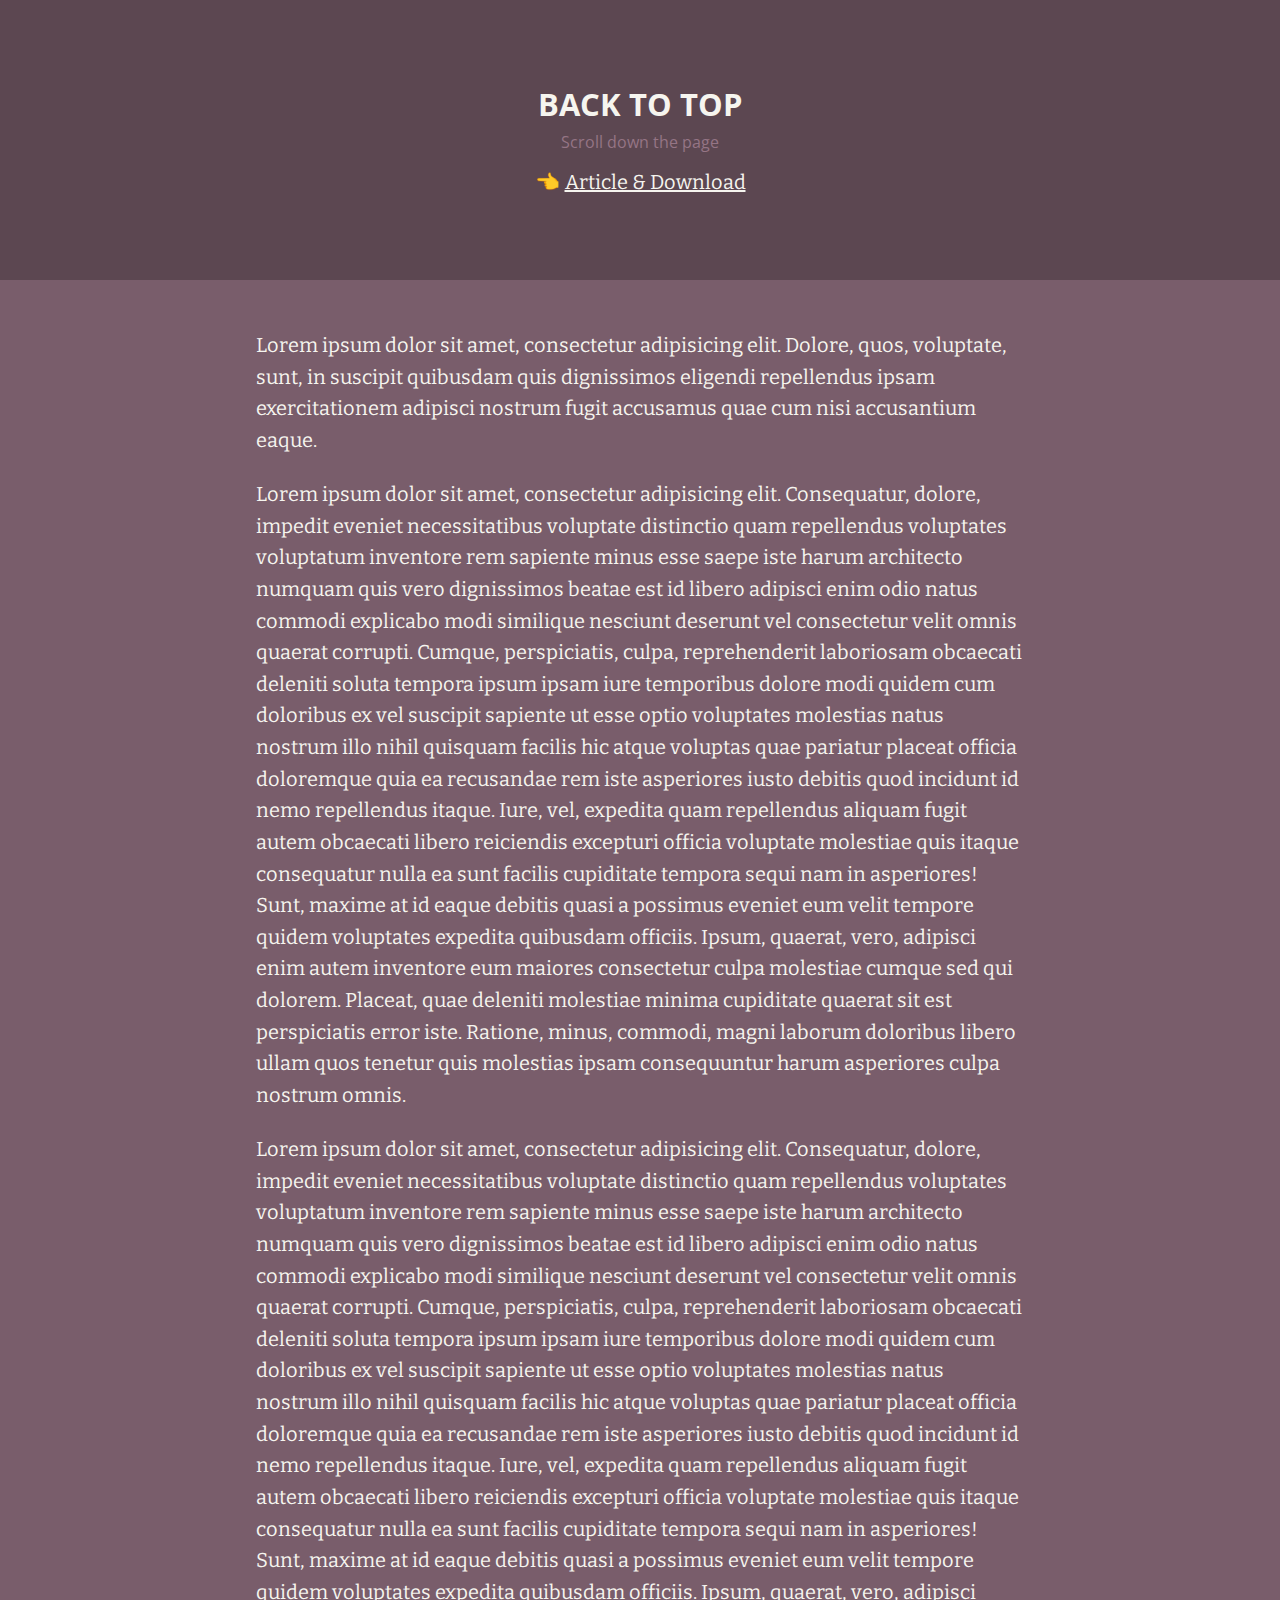
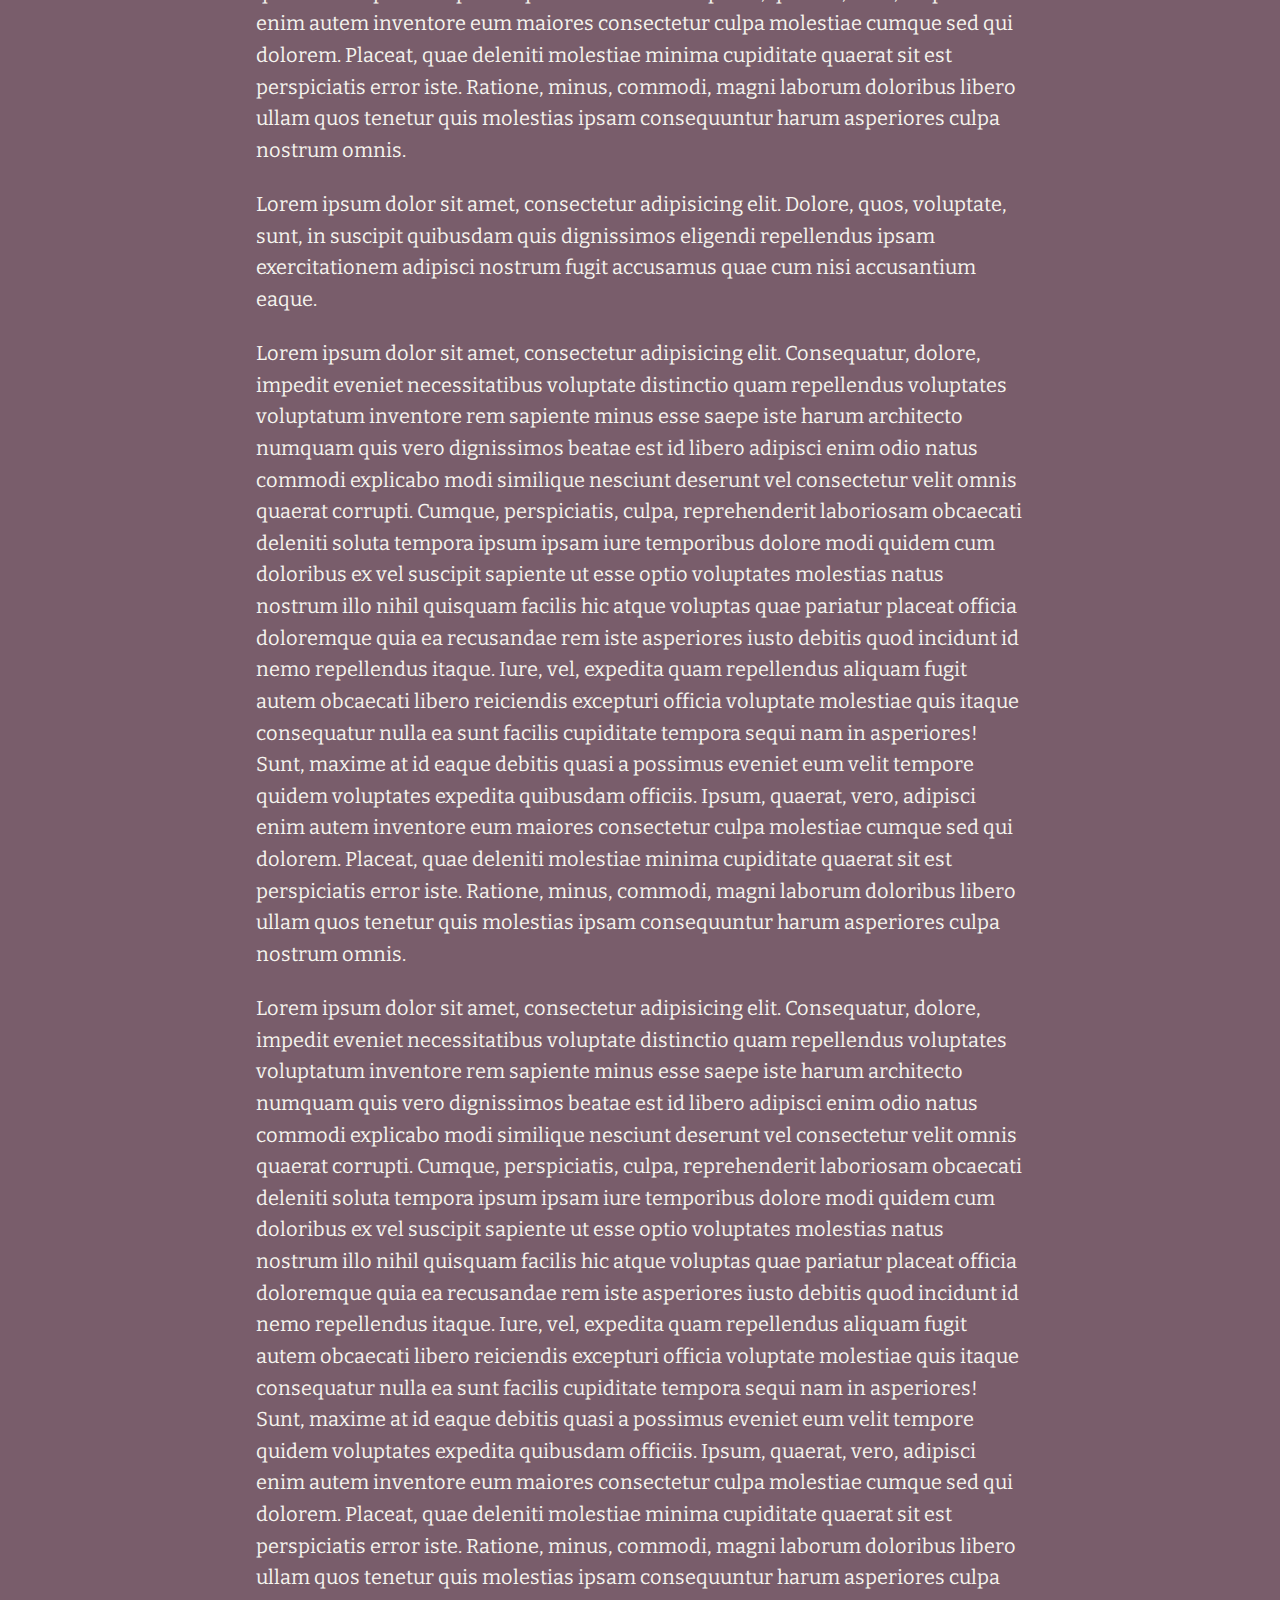
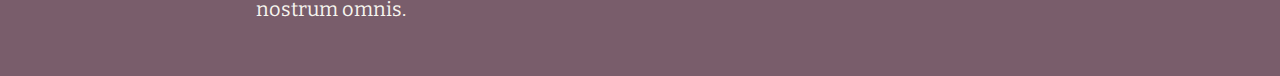
<file: js/back-to-top-master/index.html>
<!doctype html>
<html lang="en">
<head>
  <meta charset="UTF-8">
  <meta name="viewport" content="width=device-width, initial-scale=1">
  <script>document.getElementsByTagName("html")[0].className += " js";</script>
  <link rel="stylesheet" href="assets/css/style.css">
  <title>Back To Top | CodyHouse</title>
</head>
<body>
	<header class="cd-main-header text-center flex flex-column flex-center">
    <h1 class="text-lg">Back to top</h1>
    <p class="text-sm margin-top-xxs margin-bottom-sm">Scroll down the page</p>
    <p class="cd-article-link">👈 <a class="color-inherit" href="https://codyhouse.co/gem/back-to-top">Article &amp; Download</a></p>
  </header>

	<main class="cd-main-content container max-width-sm margin-top-lg margin-bottom-lg">
    <article class="article text-component">
      <p>
        Lorem ipsum dolor sit amet, consectetur adipisicing elit. Dolore, quos, voluptate, sunt, in suscipit quibusdam quis dignissimos eligendi repellendus ipsam exercitationem adipisci nostrum fugit accusamus quae cum nisi accusantium eaque.
      </p>
  
      <p>
        Lorem ipsum dolor sit amet, consectetur adipisicing elit. Consequatur, dolore, impedit eveniet necessitatibus voluptate distinctio quam repellendus voluptates voluptatum inventore rem sapiente minus esse saepe iste harum architecto numquam quis vero dignissimos beatae est id libero adipisci enim odio natus commodi explicabo modi similique nesciunt deserunt vel consectetur velit omnis quaerat corrupti. Cumque, perspiciatis, culpa, reprehenderit laboriosam obcaecati deleniti soluta tempora ipsum ipsam iure temporibus dolore modi quidem cum doloribus ex vel suscipit sapiente ut esse optio voluptates molestias natus nostrum illo nihil quisquam facilis hic atque voluptas quae pariatur placeat officia doloremque quia ea recusandae rem iste asperiores iusto debitis quod incidunt id nemo repellendus itaque. Iure, vel, expedita quam repellendus aliquam fugit autem obcaecati libero reiciendis excepturi officia voluptate molestiae quis itaque consequatur nulla ea sunt facilis cupiditate tempora sequi nam in asperiores! Sunt, maxime at id eaque debitis quasi a possimus eveniet eum velit tempore quidem voluptates expedita quibusdam officiis. Ipsum, quaerat, vero, adipisci enim autem inventore eum maiores consectetur culpa molestiae cumque sed qui dolorem. Placeat, quae deleniti molestiae minima cupiditate quaerat sit est perspiciatis error iste. Ratione, minus, commodi, magni laborum doloribus libero ullam quos tenetur quis molestias ipsam consequuntur harum asperiores culpa nostrum omnis.
      </p>
  
      <p>
        Lorem ipsum dolor sit amet, consectetur adipisicing elit. Consequatur, dolore, impedit eveniet necessitatibus voluptate distinctio quam repellendus voluptates voluptatum inventore rem sapiente minus esse saepe iste harum architecto numquam quis vero dignissimos beatae est id libero adipisci enim odio natus commodi explicabo modi similique nesciunt deserunt vel consectetur velit omnis quaerat corrupti. Cumque, perspiciatis, culpa, reprehenderit laboriosam obcaecati deleniti soluta tempora ipsum ipsam iure temporibus dolore modi quidem cum doloribus ex vel suscipit sapiente ut esse optio voluptates molestias natus nostrum illo nihil quisquam facilis hic atque voluptas quae pariatur placeat officia doloremque quia ea recusandae rem iste asperiores iusto debitis quod incidunt id nemo repellendus itaque. Iure, vel, expedita quam repellendus aliquam fugit autem obcaecati libero reiciendis excepturi officia voluptate molestiae quis itaque consequatur nulla ea sunt facilis cupiditate tempora sequi nam in asperiores! Sunt, maxime at id eaque debitis quasi a possimus eveniet eum velit tempore quidem voluptates expedita quibusdam officiis. Ipsum, quaerat, vero, adipisci enim autem inventore eum maiores consectetur culpa molestiae cumque sed qui dolorem. Placeat, quae deleniti molestiae minima cupiditate quaerat sit est perspiciatis error iste. Ratione, minus, commodi, magni laborum doloribus libero ullam quos tenetur quis molestias ipsam consequuntur harum asperiores culpa nostrum omnis.
      </p>
  
      <p>
        Lorem ipsum dolor sit amet, consectetur adipisicing elit. Dolore, quos, voluptate, sunt, in suscipit quibusdam quis dignissimos eligendi repellendus ipsam exercitationem adipisci nostrum fugit accusamus quae cum nisi accusantium eaque.
      </p>
  
      <p>
        Lorem ipsum dolor sit amet, consectetur adipisicing elit. Consequatur, dolore, impedit eveniet necessitatibus voluptate distinctio quam repellendus voluptates voluptatum inventore rem sapiente minus esse saepe iste harum architecto numquam quis vero dignissimos beatae est id libero adipisci enim odio natus commodi explicabo modi similique nesciunt deserunt vel consectetur velit omnis quaerat corrupti. Cumque, perspiciatis, culpa, reprehenderit laboriosam obcaecati deleniti soluta tempora ipsum ipsam iure temporibus dolore modi quidem cum doloribus ex vel suscipit sapiente ut esse optio voluptates molestias natus nostrum illo nihil quisquam facilis hic atque voluptas quae pariatur placeat officia doloremque quia ea recusandae rem iste asperiores iusto debitis quod incidunt id nemo repellendus itaque. Iure, vel, expedita quam repellendus aliquam fugit autem obcaecati libero reiciendis excepturi officia voluptate molestiae quis itaque consequatur nulla ea sunt facilis cupiditate tempora sequi nam in asperiores! Sunt, maxime at id eaque debitis quasi a possimus eveniet eum velit tempore quidem voluptates expedita quibusdam officiis. Ipsum, quaerat, vero, adipisci enim autem inventore eum maiores consectetur culpa molestiae cumque sed qui dolorem. Placeat, quae deleniti molestiae minima cupiditate quaerat sit est perspiciatis error iste. Ratione, minus, commodi, magni laborum doloribus libero ullam quos tenetur quis molestias ipsam consequuntur harum asperiores culpa nostrum omnis.
      </p>
  
      <p>
        Lorem ipsum dolor sit amet, consectetur adipisicing elit. Consequatur, dolore, impedit eveniet necessitatibus voluptate distinctio quam repellendus voluptates voluptatum inventore rem sapiente minus esse saepe iste harum architecto numquam quis vero dignissimos beatae est id libero adipisci enim odio natus commodi explicabo modi similique nesciunt deserunt vel consectetur velit omnis quaerat corrupti. Cumque, perspiciatis, culpa, reprehenderit laboriosam obcaecati deleniti soluta tempora ipsum ipsam iure temporibus dolore modi quidem cum doloribus ex vel suscipit sapiente ut esse optio voluptates molestias natus nostrum illo nihil quisquam facilis hic atque voluptas quae pariatur placeat officia doloremque quia ea recusandae rem iste asperiores iusto debitis quod incidunt id nemo repellendus itaque. Iure, vel, expedita quam repellendus aliquam fugit autem obcaecati libero reiciendis excepturi officia voluptate molestiae quis itaque consequatur nulla ea sunt facilis cupiditate tempora sequi nam in asperiores! Sunt, maxime at id eaque debitis quasi a possimus eveniet eum velit tempore quidem voluptates expedita quibusdam officiis. Ipsum, quaerat, vero, adipisci enim autem inventore eum maiores consectetur culpa molestiae cumque sed qui dolorem. Placeat, quae deleniti molestiae minima cupiditate quaerat sit est perspiciatis error iste. Ratione, minus, commodi, magni laborum doloribus libero ullam quos tenetur quis molestias ipsam consequuntur harum asperiores culpa nostrum omnis.
      </p>
    </article>
	</main>
	
	<a href="#" class="cd-top text-replace js-cd-top">Top</a>
	<script src="assets/js/util.js"></script> <!-- util functions included in the CodyHouse framework -->
  <script src="assets/js/main.js"></script>
</body>
</html>
</file>
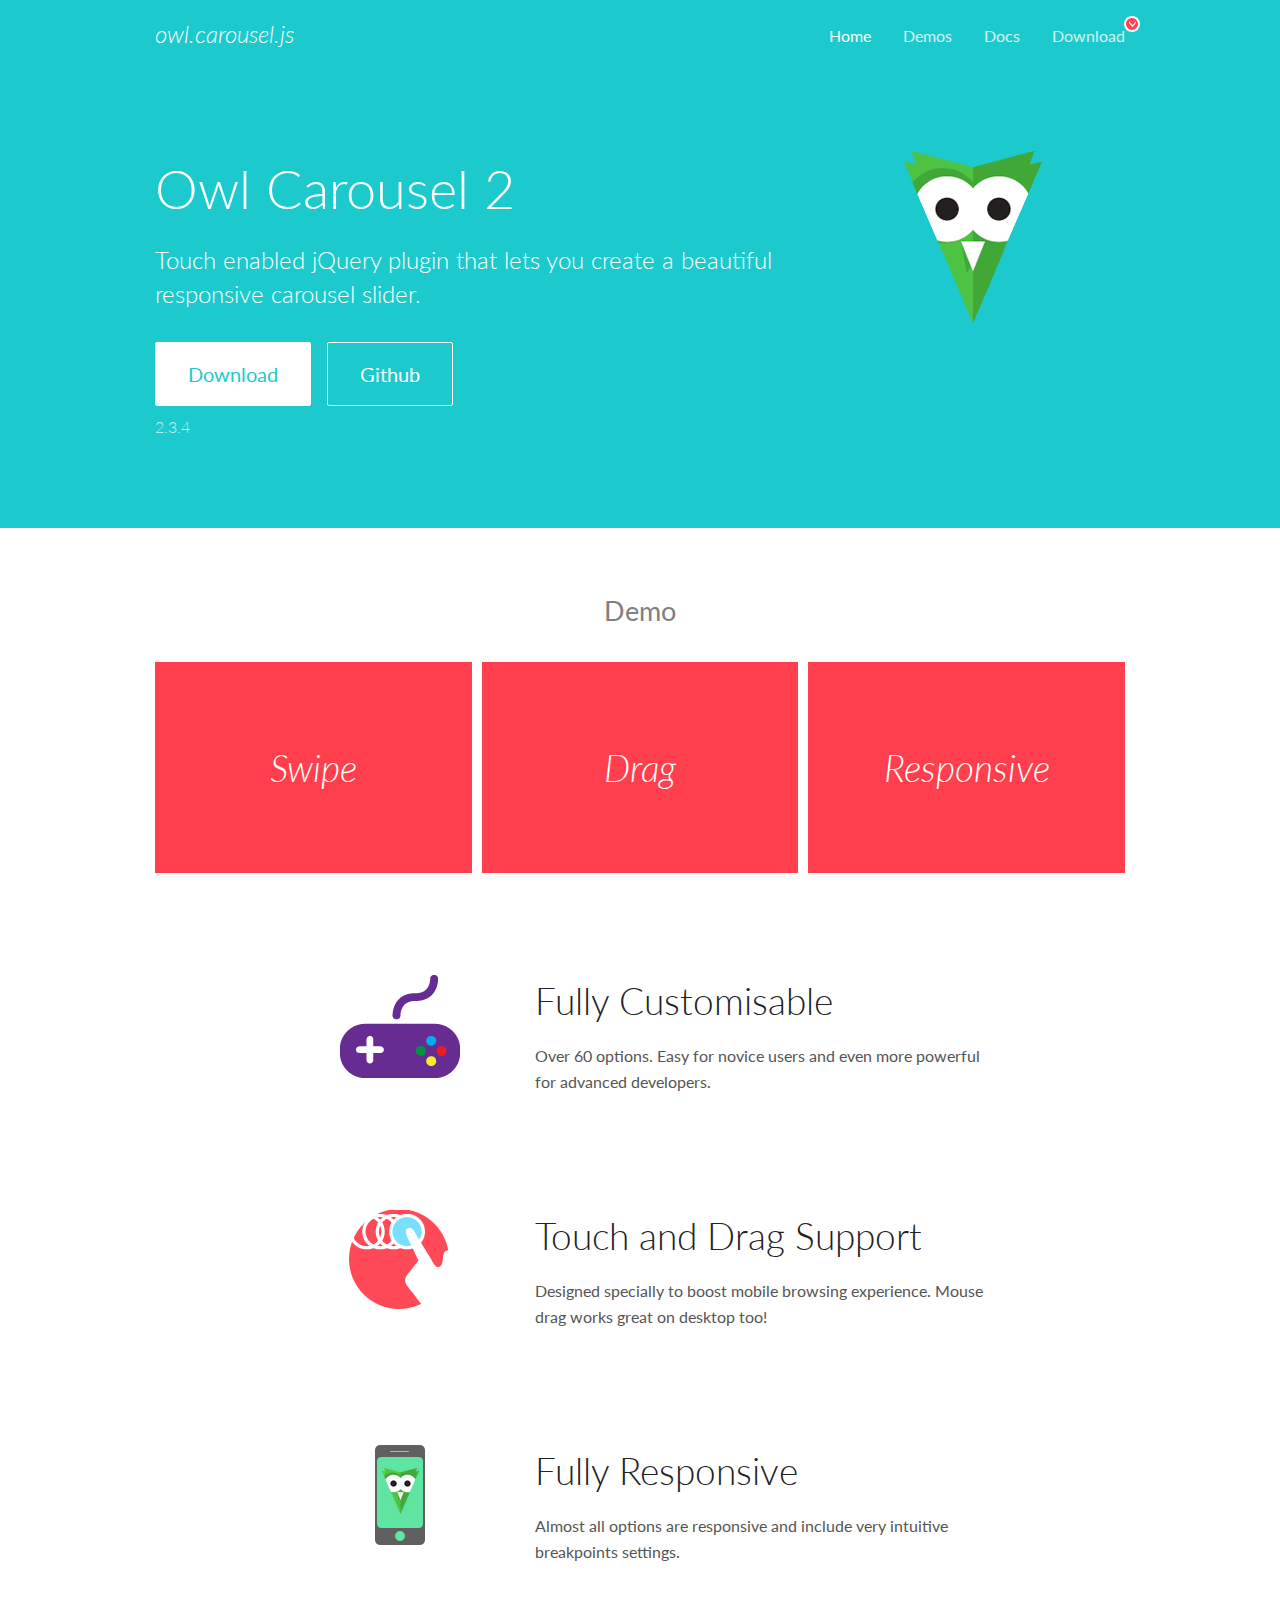
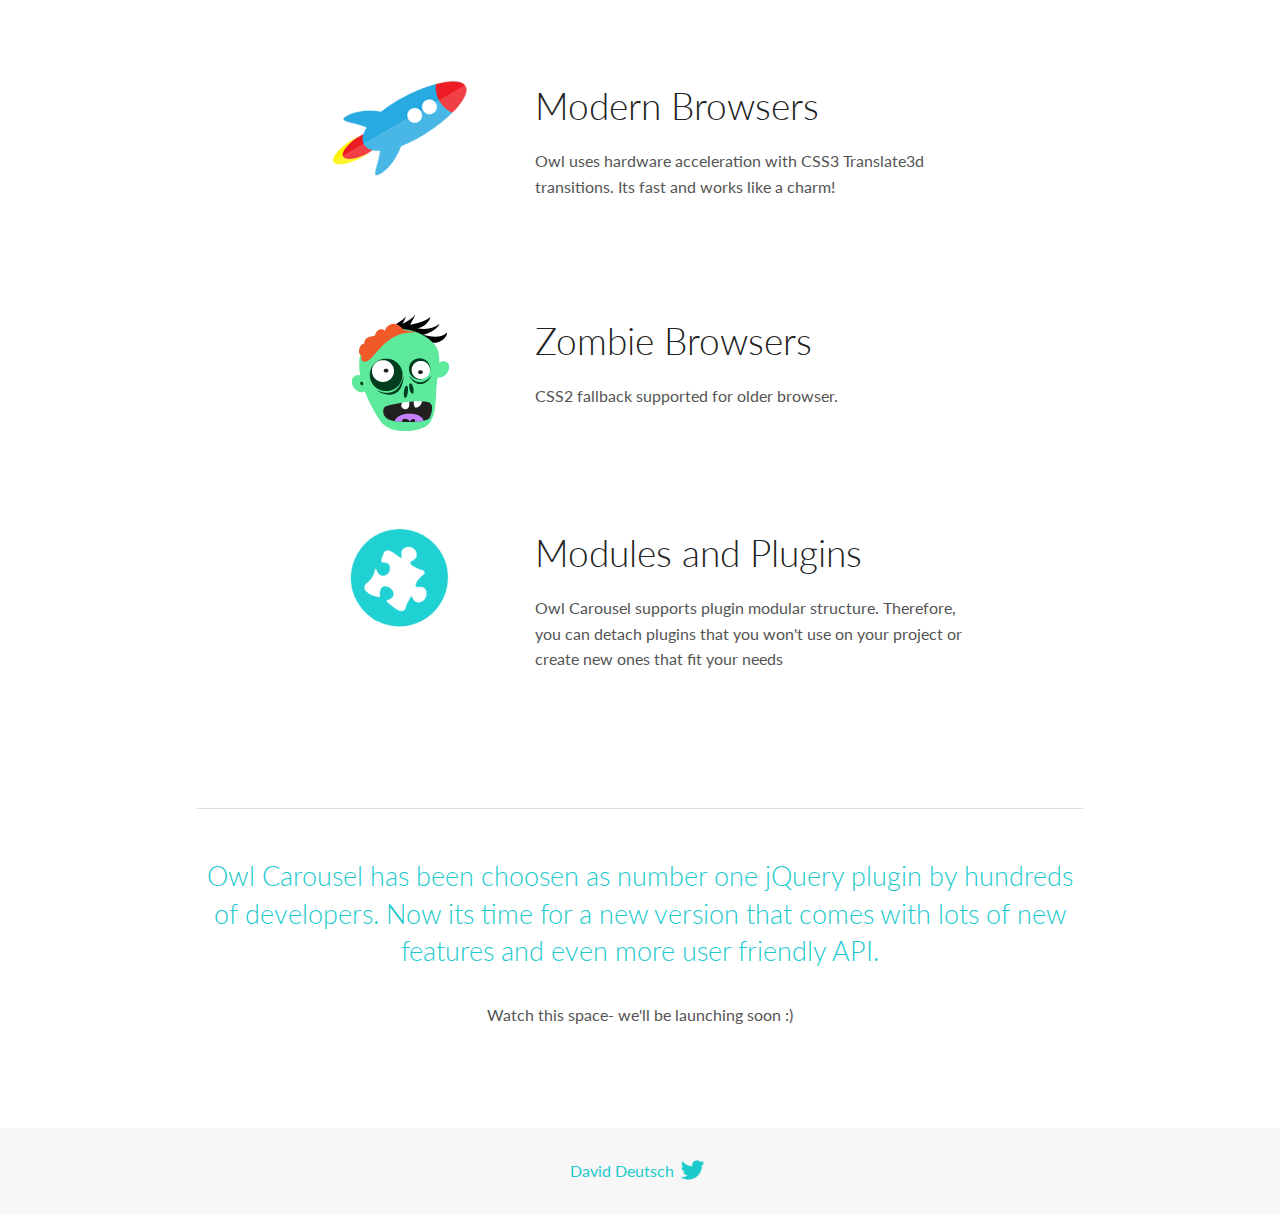
<file: js/OwlCarousel2-2.3.4/docs/index.html>
<!DOCTYPE html>
<html lang="en">
  <head>

    <!-- head -->
    <meta charset="utf-8">
    <meta name="msapplication-tap-highlight" content="no" />
    <meta name="viewport" content="width=device-width, initial-scale=1.0" />
    <meta name="description" content="Touch enabled jQuery plugin that lets you create beautiful responsive carousel slider.">
    <meta name="author" content="David Deutsch">
    <title>
      Home | Owl Carousel | 2.3.4
    </title>

    <!-- Stylesheets -->
    <link href='https://fonts.googleapis.com/css?family=Lato:300,400,700,400italic,300italic' rel='stylesheet' type='text/css'>
    <link rel="stylesheet" href="assets/css/docs.theme.min.css">

    <!-- Owl Stylesheets -->
    <link rel="stylesheet" href="assets/owlcarousel/assets/owl.carousel.min.css">
    <link rel="stylesheet" href="assets/owlcarousel/assets/owl.theme.default.min.css">

    <!-- HTML5 shim and Respond.js IE8 support of HTML5 elements and media queries -->

    <!--[if lt IE 9]>
      <script src="https://oss.maxcdn.com/libs/html5shiv/3.7.0/html5shiv.js"></script>
      <script src="https://oss.maxcdn.com/libs/respond.js/1.3.0/respond.min.js"></script>
    <![endif]-->

    <!-- Favicons -->
    <link rel="apple-touch-icon-precomposed" sizes="144x144" href="assets/ico/apple-touch-icon-144-precomposed.png">
    <link rel="shortcut icon" href="assets/ico/favicon.png">
    <link rel="shortcut icon" href="favicon.ico">

    <!-- Yeah i know js should not be in header. Its required for demos.-->

    <!-- javascript -->
    <script src="assets/vendors/jquery.min.js"></script>
    <script src="assets/owlcarousel/owl.carousel.js"></script>
  </head>
  <body>

    <!-- header -->
    <header class="header">
      <div class="row">
        <div class="large-12 columns">
          <div class="brand left">
            <h3>
              <a href="/OwlCarousel2/">owl.carousel.js</a> 
            </h3>
          </div>
          <a id="toggle-nav" class="right">
            <span></span> <span></span> <span></span> 
          </a> 
          <div class="nav-bar">
            <ul class="clearfix">
              <li class="active">
                <a href="/OwlCarousel2/index.html">Home</a> 
              </li>
              <li> <a href="/OwlCarousel2/demos/demos.html">Demos</a>  </li>
              <li> <a href="/OwlCarousel2/docs/started-welcome.html">Docs</a>  </li>
              <li>
                <a href="https://github.com/OwlCarousel2/OwlCarousel2/archive/2.3.4.zip">Download</a> 
                <span class="download"></span> 
              </li>
            </ul>
          </div>
        </div>
      </div>
    </header>

    <!-- home panel -->
    <section id="hero">
      <div class="row">
        <div class="large-8 medium-8 columns">
          <h1>Owl Carousel 2</h1>
          <h4>Touch enabled jQuery plugin that lets you create a beautiful responsive carousel slider.</h4>
          <a href="https://github.com/OwlCarousel2/OwlCarousel2/archive/2.3.4.zip" class="hero-button">Download</a> 
          <a href="https://github.com/OwlCarousel2/OwlCarousel2" class="hero-button outline">Github</a> 
          <p>2.3.4</p>
        </div>
        <div class="large-4 medium-4 columns">
          <img class="owl-logo" src="assets/img/owl-logo.png" alt="mr. Owl">
        </div>
      </div>
    </section>

    <!-- body -->
    <div class="home-demo">
      <div class="row">
        <div class="large-12 columns">
          <h3>Demo</h3>
          <div class="owl-carousel">
            <div class="item">
              <h2>Swipe</h2>
            </div>
            <div class="item">
              <h2>Drag</h2>
            </div>
            <div class="item">
              <h2>Responsive</h2>
            </div>
            <div class="item">
              <h2>CSS3</h2>
            </div>
            <div class="item">
              <h2>Fast</h2>
            </div>
            <div class="item">
              <h2>Easy</h2>
            </div>
            <div class="item">
              <h2>Free</h2>
            </div>
            <div class="item">
              <h2>Upgradable</h2>
            </div>
            <div class="item">
              <h2>Tons of options</h2>
            </div>
            <div class="item">
              <h2>Infinity</h2>
            </div>
            <div class="item">
              <h2>Auto Width</h2>
            </div>
          </div>
        </div>
      </div>
    </div>
    <script>
      var owl = $('.owl-carousel');
      owl.owlCarousel({
        margin: 10,
        loop: true,
        responsive: {
          0: {
            items: 1
          },
          600: {
            items: 2
          },
          1000: {
            items: 3
          }
        }
      })
    </script>

    <!-- features -->
    <div id="features">
      <div class="row">
        <div class="small-12 medium-9 small-centered columns">
          <section class="row feature">
            <div class="medium-4 small-12 columns">
              <img src="assets/img/feature-options.png" alt="">
            </div>
            <div class="medium-8 small-12 columns">
              <h2>Fully Customisable</h2>
              <p>Over 60 options. Easy for novice users and even more powerful for advanced developers.</p>
            </div>
          </section>
          <section class="row feature">
            <div class="medium-4 small-12 columns">
              <img src="assets/img/feature-drag.png" alt="">
            </div>
            <div class="medium-8 small-12 columns">
              <h2>Touch and Drag Support</h2>
              <p>Designed specially to boost mobile browsing experience. Mouse drag works great on desktop too!</p>
            </div>
          </section>
          <section class="row feature">
            <div class="medium-4 small-12 columns">
              <img src="assets/img/feature-responsive.png" alt="">
            </div>
            <div class="medium-8 small-12 columns">
              <h2>Fully Responsive</h2>
              <p>Almost all options are responsive and include very intuitive breakpoints settings.</p>
            </div>
          </section>
          <section class="row feature">
            <div class="medium-4 small-12 columns">
              <img src="assets/img/feature-modern.png" alt="">
            </div>
            <div class="medium-8 small-12 columns">
              <h2>Modern Browsers</h2>
              <p>Owl uses hardware acceleration with CSS3 Translate3d transitions. Its fast and works like a charm! </p>
            </div>
          </section>
          <section class="row feature">
            <div class="medium-4 small-12 columns">
              <img src="assets/img/feature-zombie.png" alt="">
            </div>
            <div class="medium-8 small-12 columns">
              <h2>Zombie Browsers</h2>
              <p>CSS2 fallback supported for older browser.</p>
            </div>
          </section>
          <section class="row feature">
            <div class="medium-4 small-12 columns">
              <img src="assets/img/feature-module.png" alt="">
            </div>
            <div class="medium-8 small-12 columns">
              <h2>Modules and Plugins</h2>
              <p>Owl Carousel supports plugin modular structure. Therefore, you can detach plugins that you won&#x27;t use on your project or create new ones that fit your needs</p>
            </div>
          </section>
        </div>
      </div>
    </div>

    <!-- footer -->
    <section id="teaser-text">
      <div class="row">
        <div class="small-12 medium-11 small-centered columns">
          <hr>
          <h3 id="owl-carousel-has-been-choosen-as-number-one-jquery-plugin-by-hundreds-of-developers-now-its-time-for-a-new-version-that-comes-with-lots-of-new-features-and-even-more-user-friendly-api-">Owl Carousel has been choosen as number one jQuery plugin by hundreds of developers. Now its time for a new version that comes with lots of new features and even more user friendly API.</h3>
          <p>Watch this space- we&#39;ll be launching soon :)</p>
        </div>
      </div>
    </section>

    <!-- footer -->
    <footer class="footer">
      <div class="row">
        <div class="large-12 columns">
          <h5>
            <a href="/OwlCarousel2/docs/support-contact.html">David Deutsch</a> 
            <a id="custom-tweet-button" href="https://twitter.com/share?url=https://github.com/OwlCarousel2/OwlCarousel2&text=Owl Carousel - This is so awesome! " target="_blank"></a> 
          </h5>
        </div>
      </div>
    </footer>

    <!-- vendors -->
    <script src="assets/vendors/highlight.js"></script>
    <script src="assets/js/app.js"></script>
  </body>
</html>
</file>
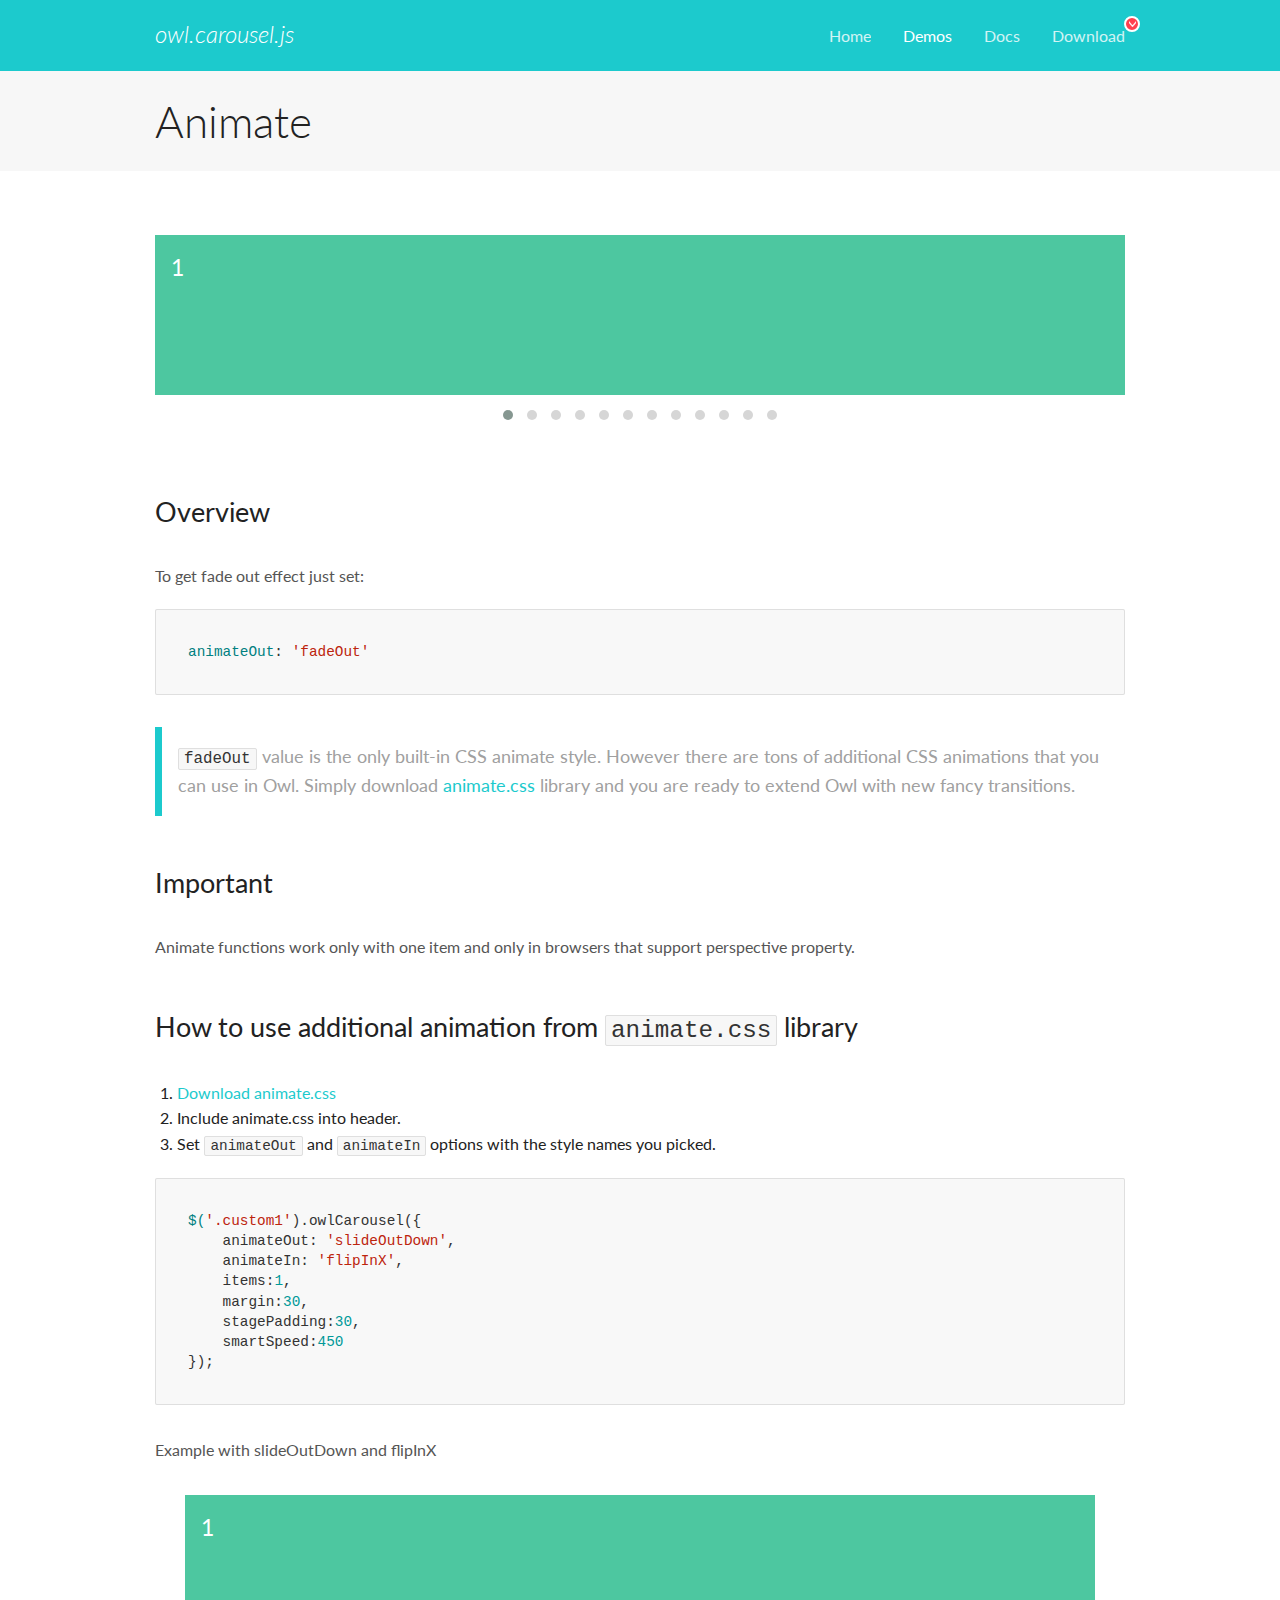
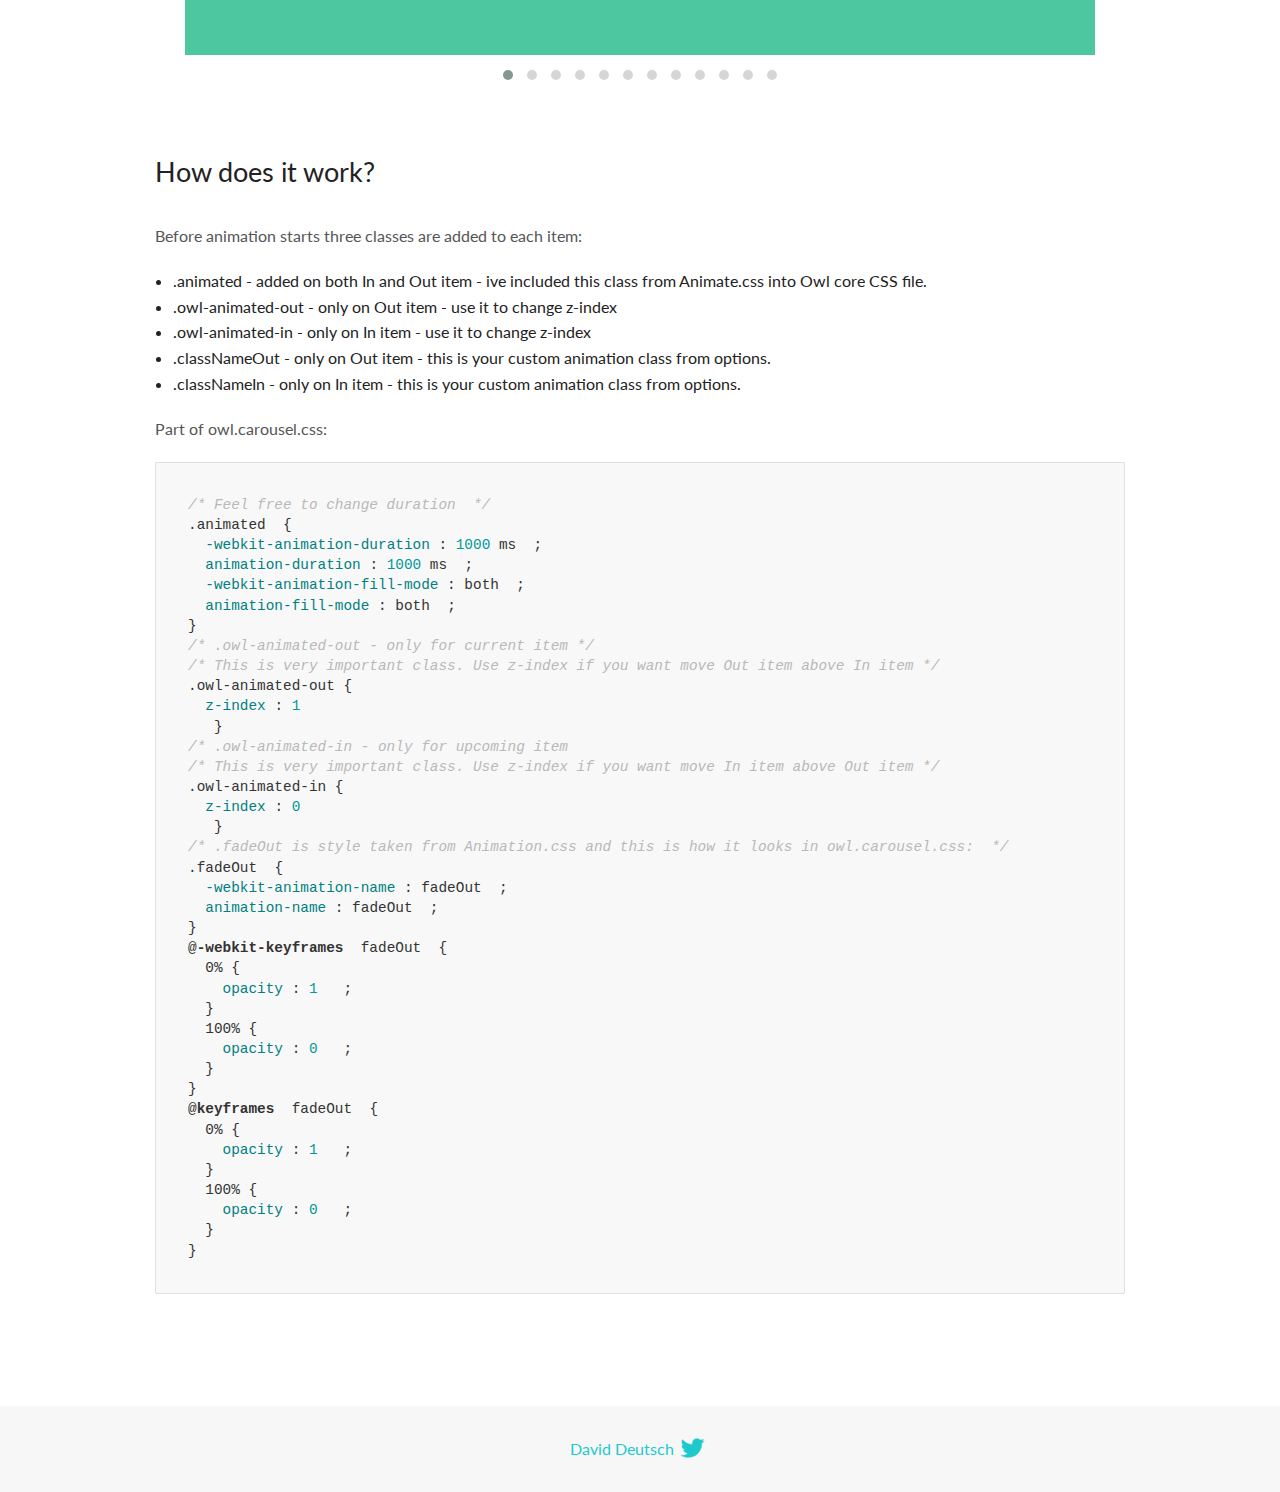
<file: js/OwlCarousel2-2.3.4/docs/demos/animate.html>
<!DOCTYPE html>
<html lang="en">
  <head>

    <!-- head -->
    <meta charset="utf-8">
    <meta name="msapplication-tap-highlight" content="no" />
    <meta name="viewport" content="width=device-width, initial-scale=1.0" />
    <meta name="description" content="Animate carousel">
    <meta name="author" content="David Deutsch">
    <title>
      Animate Demo | Owl Carousel | 2.3.4
    </title>

    <!-- Stylesheets -->
    <link href='https://fonts.googleapis.com/css?family=Lato:300,400,700,400italic,300italic' rel='stylesheet' type='text/css'>
    <link rel="stylesheet" href="../assets/css/docs.theme.min.css">

    <!-- Owl Stylesheets -->
    <link rel="stylesheet" href="../assets/owlcarousel/assets/owl.carousel.min.css">
    <link rel="stylesheet" href="../assets/owlcarousel/assets/owl.theme.default.min.css">

    <!-- HTML5 shim and Respond.js IE8 support of HTML5 elements and media queries -->

    <!--[if lt IE 9]>
      <script src="https://oss.maxcdn.com/libs/html5shiv/3.7.0/html5shiv.js"></script>
      <script src="https://oss.maxcdn.com/libs/respond.js/1.3.0/respond.min.js"></script>
    <![endif]-->

    <!-- Favicons -->
    <link rel="apple-touch-icon-precomposed" sizes="144x144" href="../assets/ico/apple-touch-icon-144-precomposed.png">
    <link rel="shortcut icon" href="../assets/ico/favicon.png">
    <link rel="shortcut icon" href="favicon.ico">

    <!-- Yeah i know js should not be in header. Its required for demos.-->

    <!-- javascript -->
    <script src="../assets/vendors/jquery.min.js"></script>
    <script src="../assets/owlcarousel/owl.carousel.js"></script>
  </head>
  <body>

    <!-- header -->
    <header class="header">
      <div class="row">
        <div class="large-12 columns">
          <div class="brand left">
            <h3>
              <a href="/OwlCarousel2/">owl.carousel.js</a> 
            </h3>
          </div>
          <a id="toggle-nav" class="right">
            <span></span> <span></span> <span></span> 
          </a> 
          <div class="nav-bar">
            <ul class="clearfix">
              <li> <a href="/OwlCarousel2/index.html">Home</a>  </li>
              <li class="active">
                <a href="/OwlCarousel2/demos/demos.html">Demos</a> 
              </li>
              <li> <a href="/OwlCarousel2/docs/started-welcome.html">Docs</a>  </li>
              <li>
                <a href="https://github.com/OwlCarousel2/OwlCarousel2/archive/2.3.4.zip">Download</a> 
                <span class="download"></span> 
              </li>
            </ul>
          </div>
        </div>
      </div>
    </header>

    <!-- title -->
    <section class="title">
      <div class="row">
        <div class="large-12 columns">
          <h1>Animate</h1>
        </div>
      </div>
    </section>

    <!--  Demos -->
    <section id="demos">
      <div class="row">
        <div class="large-12 columns">
          <div class="fadeOut owl-carousel owl-theme">
            <div class="item">
              <h4>1</h4>
            </div>
            <div class="item">
              <h4>2</h4>
            </div>
            <div class="item">
              <h4>3</h4>
            </div>
            <div class="item">
              <h4>4</h4>
            </div>
            <div class="item">
              <h4>5</h4>
            </div>
            <div class="item">
              <h4>6</h4>
            </div>
            <div class="item">
              <h4>7</h4>
            </div>
            <div class="item">
              <h4>8</h4>
            </div>
            <div class="item">
              <h4>9</h4>
            </div>
            <div class="item">
              <h4>10</h4>
            </div>
            <div class="item">
              <h4>11</h4>
            </div>
            <div class="item">
              <h4>12</h4>
            </div>
          </div>
          <h3 id="overview">Overview</h3>
          <p>To get fade out effect just set:</p>
          <pre><code>animateOut: &#39;fadeOut&#39;</code></pre>
          <blockquote>
            <p><code>fadeOut</code> value is the only built-in CSS animate style. However there are tons of additional CSS animations that you can use in Owl. Simply download
              <a href="https://daneden.github.io/animate.css/">animate.css</a>  library and you are ready to extend Owl with new fancy transitions.</p>
          </blockquote>
          <h3 id="important">Important</h3>
          <p>Animate functions work only with one item and only in browsers that support perspective property.</p>
          <h3 id="how-to-use-additional-animation-from-animate-css-library">How to use additional animation from <code>animate.css</code> library</h3>
          <ol>
            <li> <a href="https://daneden.github.io/animate.css/">Download animate.css</a>  </li>
            <li>Include animate.css into header.</li>
            <li>Set <code>animateOut</code> and <code>animateIn</code> options with the style names you picked.</li>
          </ol>
          <pre><code>$(&#39;.custom1&#39;).owlCarousel({
    animateOut: &#39;slideOutDown&#39;,
    animateIn: &#39;flipInX&#39;,
    items:1,
    margin:30,
    stagePadding:30,
    smartSpeed:450
});</code></pre>
          <p>Example with slideOutDown and flipInX</p>
          <div class="custom1 owl-carousel owl-theme">
            <div class="item">
              <h4>1</h4>
            </div>
            <div class="item">
              <h4>2</h4>
            </div>
            <div class="item">
              <h4>3</h4>
            </div>
            <div class="item">
              <h4>4</h4>
            </div>
            <div class="item">
              <h4>5</h4>
            </div>
            <div class="item">
              <h4>6</h4>
            </div>
            <div class="item">
              <h4>7</h4>
            </div>
            <div class="item">
              <h4>8</h4>
            </div>
            <div class="item">
              <h4>9</h4>
            </div>
            <div class="item">
              <h4>10</h4>
            </div>
            <div class="item">
              <h4>11</h4>
            </div>
            <div class="item">
              <h4>12</h4>
            </div>
          </div>
          <h3 id="how-does-it-work-">How does it work?</h3>
          <p>Before animation starts three classes are added to each item:</p>
          <ul>
            <li>.animated - added on both In and Out item - ive included this class from Animate.css into Owl core CSS file.</li>
            <li>.owl-animated-out - only on Out item - use it to change z-index</li>
            <li>.owl-animated-in - only on In item - use it to change z-index</li>
            <li>.classNameOut - only on Out item - this is your custom animation class from options.</li>
            <li>.classNameIn - only on In item - this is your custom animation class from options.</li>
          </ul>
          <p>Part of owl.carousel.css:</p>
          <pre><code class="language-css"><span class="comment">/* Feel free to change duration  */</span> 
<span class="class">.animated</span>  <span class="rules">{
  <span class="rule"><span class="attribute">-webkit-animation-duration</span> :<span class="value"> <span class="number">1000</span> ms</span> </span> ;
  <span class="rule"><span class="attribute">animation-duration</span> :<span class="value"> <span class="number">1000</span> ms</span> </span> ;
  <span class="rule"><span class="attribute">-webkit-animation-fill-mode</span> :<span class="value"> both</span> </span> ;
  <span class="rule"><span class="attribute">animation-fill-mode</span> :<span class="value"> both</span> </span> ;
<span class="rule">}</span> </span> 
<span class="comment">/* .owl-animated-out - only for current item */</span> 
<span class="comment">/* This is very important class. Use z-index if you want move Out item above In item */</span> 
<span class="class">.owl-animated-out</span> <span class="rules">{
  <span class="rule"><span class="attribute">z-index</span> :<span class="value"> <span class="number">1</span> 
</span> </span> </span> }
<span class="comment">/* .owl-animated-in - only for upcoming item
/* This is very important class. Use z-index if you want move In item above Out item */</span> 
<span class="class">.owl-animated-in</span> <span class="rules">{
  <span class="rule"><span class="attribute">z-index</span> :<span class="value"> <span class="number">0</span> 
</span> </span> </span> }
<span class="comment">/* .fadeOut is style taken from Animation.css and this is how it looks in owl.carousel.css:  */</span> 
<span class="class">.fadeOut</span>  <span class="rules">{
  <span class="rule"><span class="attribute">-webkit-animation-name</span> :<span class="value"> fadeOut</span> </span> ;
  <span class="rule"><span class="attribute">animation-name</span> :<span class="value"> fadeOut</span> </span> ;
<span class="rule">}</span> </span> 
<span class="at_rule">@<span class="keyword">-webkit-keyframes</span>  fadeOut </span> {
  0% <span class="rules">{
    <span class="rule"><span class="attribute">opacity</span> :<span class="value"> <span class="number">1</span> </span> </span> ;
  <span class="rule">}</span> </span> 
  100% <span class="rules">{
    <span class="rule"><span class="attribute">opacity</span> :<span class="value"> <span class="number">0</span> </span> </span> ;
  <span class="rule">}</span> </span> 
}
<span class="at_rule">@<span class="keyword">keyframes</span>  fadeOut </span> {
  0% <span class="rules">{
    <span class="rule"><span class="attribute">opacity</span> :<span class="value"> <span class="number">1</span> </span> </span> ;
  <span class="rule">}</span> </span> 
  100% <span class="rules">{
    <span class="rule"><span class="attribute">opacity</span> :<span class="value"> <span class="number">0</span> </span> </span> ;
  <span class="rule">}</span> </span> 
}</code></pre>
          <link rel="stylesheet" href="../assets/css/animate.css">
          <script>
            jQuery(document).ready(function($) {
              $('.fadeOut').owlCarousel({
                items: 1,
                animateOut: 'fadeOut',
                loop: true,
                margin: 10,
              });
              $('.custom1').owlCarousel({
                animateOut: 'slideOutDown',
                animateIn: 'flipInX',
                items: 1,
                margin: 30,
                stagePadding: 30,
                smartSpeed: 450
              });
            });
          </script>
        </div>
      </div>
    </section>

    <!-- footer -->
    <footer class="footer">
      <div class="row">
        <div class="large-12 columns">
          <h5>
            <a href="/OwlCarousel2/docs/support-contact.html">David Deutsch</a> 
            <a id="custom-tweet-button" href="https://twitter.com/share?url=https://github.com/OwlCarousel2/OwlCarousel2&text=Owl Carousel - This is so awesome! " target="_blank"></a> 
          </h5>
        </div>
      </div>
    </footer>

    <!-- vendors -->
    <script src="../assets/vendors/highlight.js"></script>
    <script src="../assets/js/app.js"></script>
  </body>
</html>
</file>
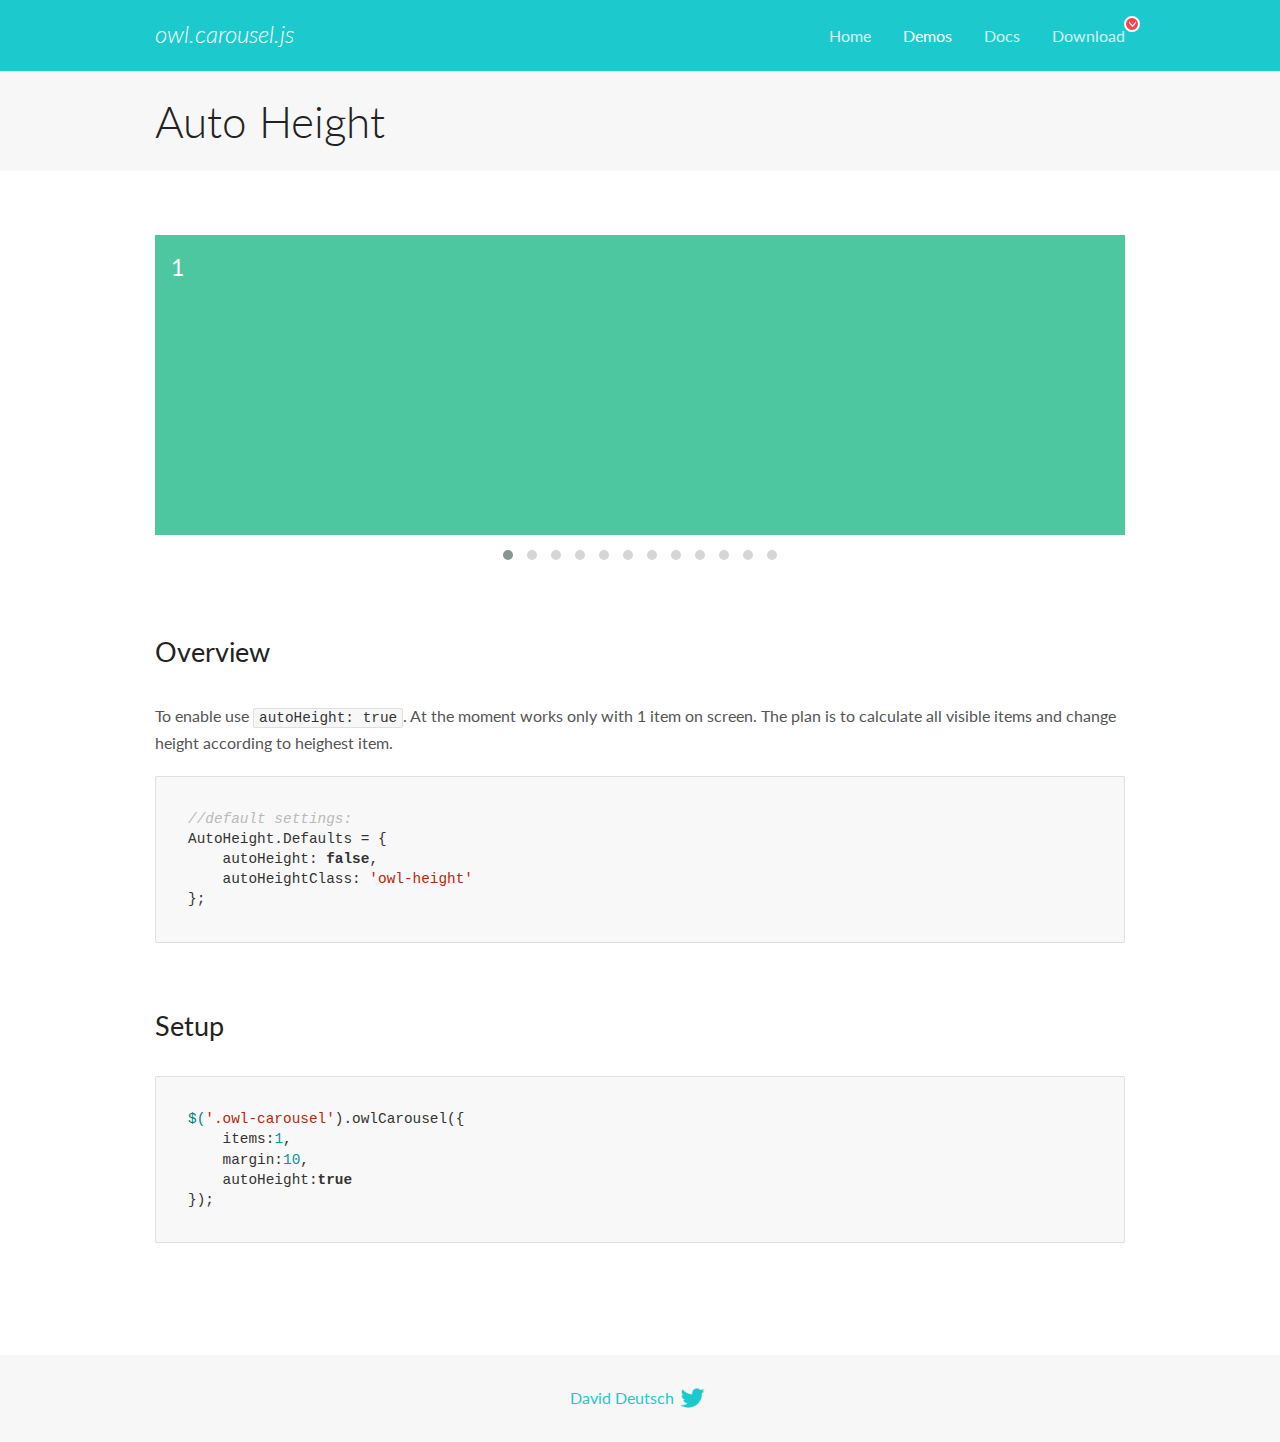
<file: js/OwlCarousel2-2.3.4/docs/demos/autoheight.html>
<!DOCTYPE html>
<html lang="en">
  <head>

    <!-- head -->
    <meta charset="utf-8">
    <meta name="msapplication-tap-highlight" content="no" />
    <meta name="viewport" content="width=device-width, initial-scale=1.0" />
    <meta name="description" content="autoHeight usage demo">
    <meta name="author" content="David Deutsch">
    <title>
      Auto Height Demo | Owl Carousel | 2.3.4
    </title>

    <!-- Stylesheets -->
    <link href='https://fonts.googleapis.com/css?family=Lato:300,400,700,400italic,300italic' rel='stylesheet' type='text/css'>
    <link rel="stylesheet" href="../assets/css/docs.theme.min.css">

    <!-- Owl Stylesheets -->
    <link rel="stylesheet" href="../assets/owlcarousel/assets/owl.carousel.min.css">
    <link rel="stylesheet" href="../assets/owlcarousel/assets/owl.theme.default.min.css">

    <!-- HTML5 shim and Respond.js IE8 support of HTML5 elements and media queries -->

    <!--[if lt IE 9]>
      <script src="https://oss.maxcdn.com/libs/html5shiv/3.7.0/html5shiv.js"></script>
      <script src="https://oss.maxcdn.com/libs/respond.js/1.3.0/respond.min.js"></script>
    <![endif]-->

    <!-- Favicons -->
    <link rel="apple-touch-icon-precomposed" sizes="144x144" href="../assets/ico/apple-touch-icon-144-precomposed.png">
    <link rel="shortcut icon" href="../assets/ico/favicon.png">
    <link rel="shortcut icon" href="favicon.ico">

    <!-- Yeah i know js should not be in header. Its required for demos.-->

    <!-- javascript -->
    <script src="../assets/vendors/jquery.min.js"></script>
    <script src="../assets/owlcarousel/owl.carousel.js"></script>
  </head>
  <body>

    <!-- header -->
    <header class="header">
      <div class="row">
        <div class="large-12 columns">
          <div class="brand left">
            <h3>
              <a href="/OwlCarousel2/">owl.carousel.js</a> 
            </h3>
          </div>
          <a id="toggle-nav" class="right">
            <span></span> <span></span> <span></span> 
          </a> 
          <div class="nav-bar">
            <ul class="clearfix">
              <li> <a href="/OwlCarousel2/index.html">Home</a>  </li>
              <li class="active">
                <a href="/OwlCarousel2/demos/demos.html">Demos</a> 
              </li>
              <li> <a href="/OwlCarousel2/docs/started-welcome.html">Docs</a>  </li>
              <li>
                <a href="https://github.com/OwlCarousel2/OwlCarousel2/archive/2.3.4.zip">Download</a> 
                <span class="download"></span> 
              </li>
            </ul>
          </div>
        </div>
      </div>
    </header>

    <!-- title -->
    <section class="title">
      <div class="row">
        <div class="large-12 columns">
          <h1>Auto Height</h1>
        </div>
      </div>
    </section>

    <!--  Demos -->
    <section id="demos">
      <div class="row">
        <div class="large-12 columns">
          <div class="owl-carousel owl-theme">
            <div class="item" style="height:300px">
              <h4>1</h4>
            </div>
            <div class="item" style="height:100px">
              <h4>2</h4>
            </div>
            <div class="item" style="height:500px">
              <h4>3</h4>
            </div>
            <div class="item" style="height:250px">
              <h4>4</h4>
            </div>
            <div class="item" style="height:400px">
              <h4>5</h4>
            </div>
            <div class="item" style="height:500px">
              <h4>6</h4>
            </div>
            <div class="item" style="height:600px">
              <h4>7</h4>
            </div>
            <div class="item" style="height:400px">
              <h4>8</h4>
            </div>
            <div class="item" style="height:300px">
              <h4>9</h4>
            </div>
            <div class="item" style="height:350px">
              <h4>10</h4>
            </div>
            <div class="item" style="height:200px">
              <h4>11</h4>
            </div>
            <div class="item" style="height:150px">
              <h4>12</h4>
            </div>
          </div>
          <h3 id="overview">Overview</h3>
          <p>To enable use <code>autoHeight: true</code>. At the moment works only with 1 item on screen. The plan is to calculate all visible items and change height according to heighest item.</p>
          <pre><code>//default settings:
AutoHeight.Defaults = {
    autoHeight: false,
    autoHeightClass: &#39;owl-height&#39;
};</code></pre>
          <h3 id="setup">Setup</h3>
          <pre><code>$(&#39;.owl-carousel&#39;).owlCarousel({
    items:1,
    margin:10,
    autoHeight:true
});</code></pre>
          <script>
            $(document).ready(function() {
              $('.owl-carousel').owlCarousel({
                items: 1,
                margin: 10,
                autoHeight: true
              });
            })
          </script>
        </div>
      </div>
    </section>

    <!-- footer -->
    <footer class="footer">
      <div class="row">
        <div class="large-12 columns">
          <h5>
            <a href="/OwlCarousel2/docs/support-contact.html">David Deutsch</a> 
            <a id="custom-tweet-button" href="https://twitter.com/share?url=https://github.com/OwlCarousel2/OwlCarousel2&text=Owl Carousel - This is so awesome! " target="_blank"></a> 
          </h5>
        </div>
      </div>
    </footer>

    <!-- vendors -->
    <script src="../assets/vendors/highlight.js"></script>
    <script src="../assets/js/app.js"></script>
  </body>
</html>
</file>
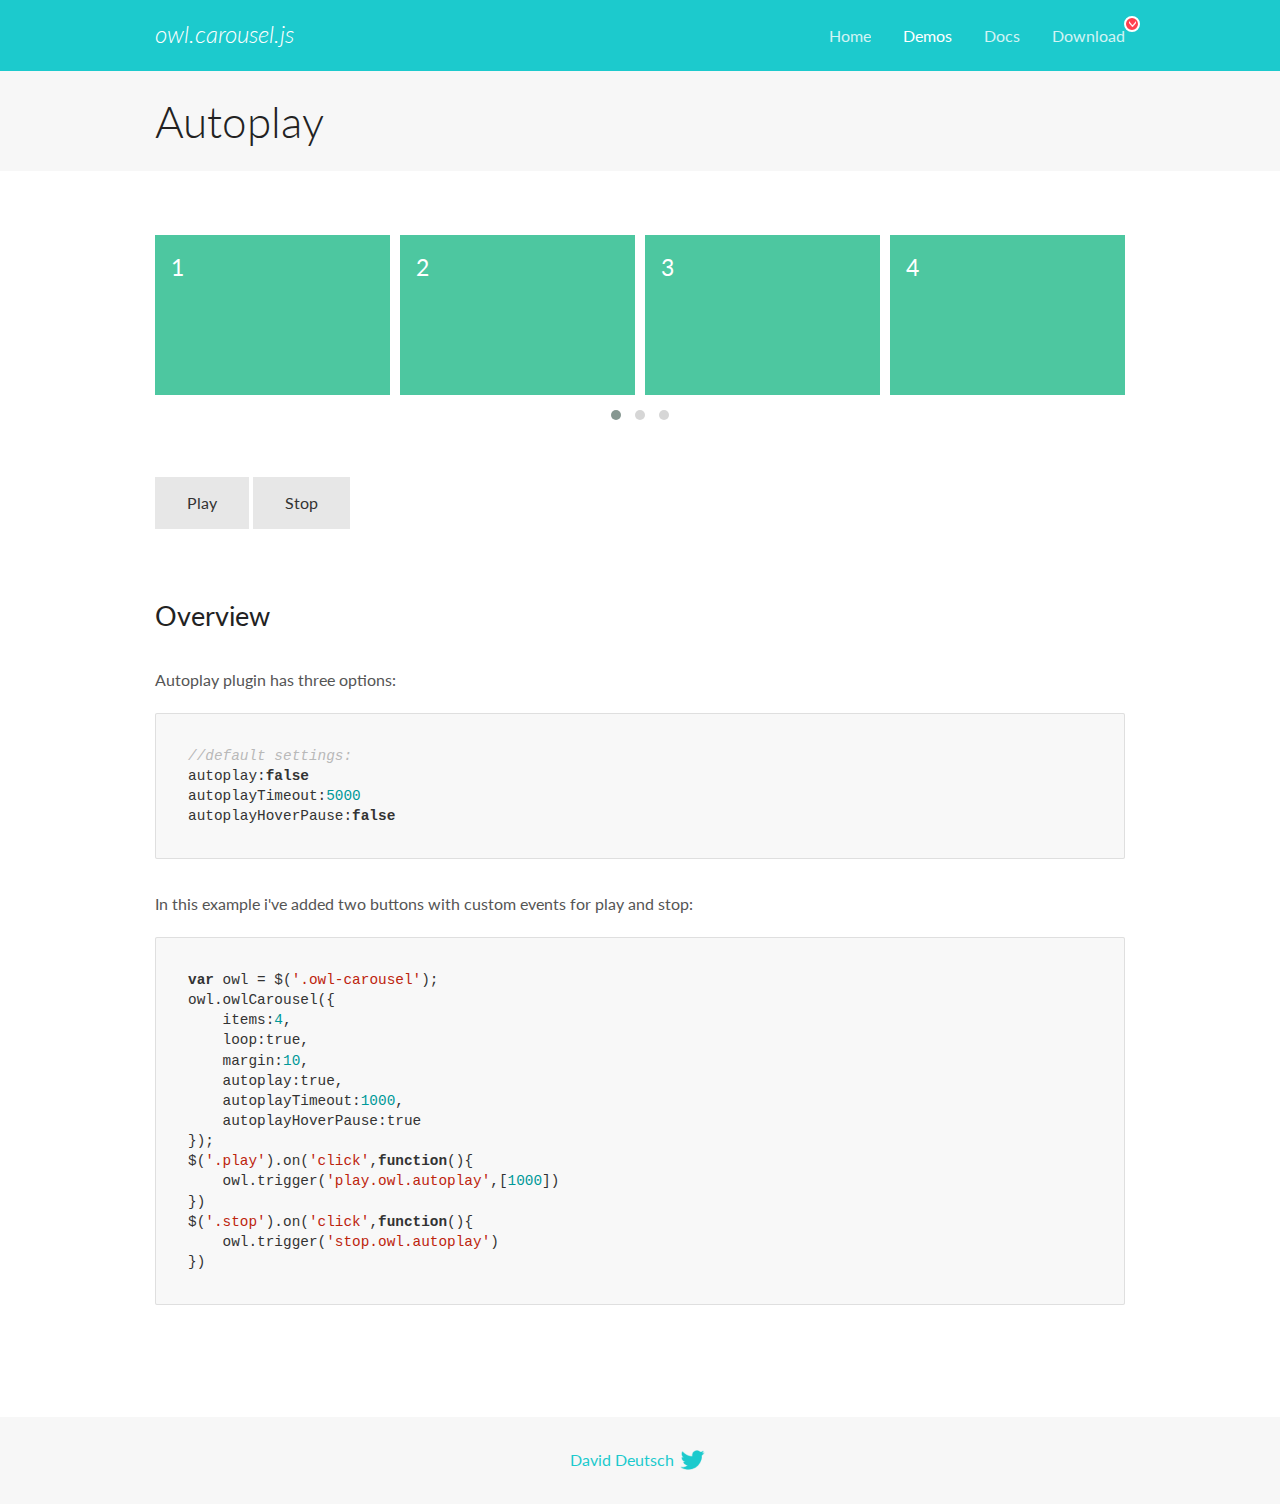
<file: js/OwlCarousel2-2.3.4/docs/demos/autoplay.html>
<!DOCTYPE html>
<html lang="en">
  <head>

    <!-- head -->
    <meta charset="utf-8">
    <meta name="msapplication-tap-highlight" content="no" />
    <meta name="viewport" content="width=device-width, initial-scale=1.0" />
    <meta name="description" content="Autoplay usage demo">
    <meta name="author" content="David Deutsch">
    <title>
      Autoplay Demo | Owl Carousel | 2.3.4
    </title>

    <!-- Stylesheets -->
    <link href='https://fonts.googleapis.com/css?family=Lato:300,400,700,400italic,300italic' rel='stylesheet' type='text/css'>
    <link rel="stylesheet" href="../assets/css/docs.theme.min.css">

    <!-- Owl Stylesheets -->
    <link rel="stylesheet" href="../assets/owlcarousel/assets/owl.carousel.min.css">
    <link rel="stylesheet" href="../assets/owlcarousel/assets/owl.theme.default.min.css">

    <!-- HTML5 shim and Respond.js IE8 support of HTML5 elements and media queries -->

    <!--[if lt IE 9]>
      <script src="https://oss.maxcdn.com/libs/html5shiv/3.7.0/html5shiv.js"></script>
      <script src="https://oss.maxcdn.com/libs/respond.js/1.3.0/respond.min.js"></script>
    <![endif]-->

    <!-- Favicons -->
    <link rel="apple-touch-icon-precomposed" sizes="144x144" href="../assets/ico/apple-touch-icon-144-precomposed.png">
    <link rel="shortcut icon" href="../assets/ico/favicon.png">
    <link rel="shortcut icon" href="favicon.ico">

    <!-- Yeah i know js should not be in header. Its required for demos.-->

    <!-- javascript -->
    <script src="../assets/vendors/jquery.min.js"></script>
    <script src="../assets/owlcarousel/owl.carousel.js"></script>
  </head>
  <body>

    <!-- header -->
    <header class="header">
      <div class="row">
        <div class="large-12 columns">
          <div class="brand left">
            <h3>
              <a href="/OwlCarousel2/">owl.carousel.js</a> 
            </h3>
          </div>
          <a id="toggle-nav" class="right">
            <span></span> <span></span> <span></span> 
          </a> 
          <div class="nav-bar">
            <ul class="clearfix">
              <li> <a href="/OwlCarousel2/index.html">Home</a>  </li>
              <li class="active">
                <a href="/OwlCarousel2/demos/demos.html">Demos</a> 
              </li>
              <li> <a href="/OwlCarousel2/docs/started-welcome.html">Docs</a>  </li>
              <li>
                <a href="https://github.com/OwlCarousel2/OwlCarousel2/archive/2.3.4.zip">Download</a> 
                <span class="download"></span> 
              </li>
            </ul>
          </div>
        </div>
      </div>
    </header>

    <!-- title -->
    <section class="title">
      <div class="row">
        <div class="large-12 columns">
          <h1>Autoplay</h1>
        </div>
      </div>
    </section>

    <!--  Demos -->
    <section id="demos">
      <div class="row">
        <div class="large-12 columns">
          <div class="owl-carousel owl-theme">
            <div class="item">
              <h4>1</h4>
            </div>
            <div class="item">
              <h4>2</h4>
            </div>
            <div class="item">
              <h4>3</h4>
            </div>
            <div class="item">
              <h4>4</h4>
            </div>
            <div class="item">
              <h4>5</h4>
            </div>
            <div class="item">
              <h4>6</h4>
            </div>
            <div class="item">
              <h4>7</h4>
            </div>
            <div class="item">
              <h4>8</h4>
            </div>
            <div class="item">
              <h4>9</h4>
            </div>
            <div class="item">
              <h4>10</h4>
            </div>
            <div class="item">
              <h4>11</h4>
            </div>
            <div class="item">
              <h4>12</h4>
            </div>
          </div>
          <a class="button secondary play">Play</a> 
          <a class="button secondary stop">Stop</a> 
          <h3 id="overview">Overview</h3>
          <p>Autoplay plugin has three options:</p>
          <pre><code>//default settings:
autoplay:false
autoplayTimeout:5000
autoplayHoverPause:false</code></pre>
          <p>In this example i&#39;ve added two buttons with custom events for play and stop:</p>
          <pre><code>var owl = $(&#39;.owl-carousel&#39;);
owl.owlCarousel({
    items:4,
    loop:true,
    margin:10,
    autoplay:true,
    autoplayTimeout:1000,
    autoplayHoverPause:true
});
$(&#39;.play&#39;).on(&#39;click&#39;,function(){
    owl.trigger(&#39;play.owl.autoplay&#39;,[1000])
})
$(&#39;.stop&#39;).on(&#39;click&#39;,function(){
    owl.trigger(&#39;stop.owl.autoplay&#39;)
})</code></pre>
          <script>
            $(document).ready(function() {
              var owl = $('.owl-carousel');
              owl.owlCarousel({
                items: 4,
                loop: true,
                margin: 10,
                autoplay: true,
                autoplayTimeout: 1000,
                autoplayHoverPause: true
              });
              $('.play').on('click', function() {
                owl.trigger('play.owl.autoplay', [1000])
              })
              $('.stop').on('click', function() {
                owl.trigger('stop.owl.autoplay')
              })
            })
          </script>
        </div>
      </div>
    </section>

    <!-- footer -->
    <footer class="footer">
      <div class="row">
        <div class="large-12 columns">
          <h5>
            <a href="/OwlCarousel2/docs/support-contact.html">David Deutsch</a> 
            <a id="custom-tweet-button" href="https://twitter.com/share?url=https://github.com/OwlCarousel2/OwlCarousel2&text=Owl Carousel - This is so awesome! " target="_blank"></a> 
          </h5>
        </div>
      </div>
    </footer>

    <!-- vendors -->
    <script src="../assets/vendors/highlight.js"></script>
    <script src="../assets/js/app.js"></script>
  </body>
</html>
</file>
<file: js/back-to-top-master/assets/css/style.css>
@import url("https://fonts.googleapis.com/css?family=Bitter|Open+Sans:400,700");*,*::after,*::before{box-sizing:inherit}*{font:inherit}html,body,div,span,applet,object,iframe,h1,h2,h3,h4,h5,h6,p,blockquote,pre,a,abbr,acronym,address,big,cite,code,del,dfn,em,img,ins,kbd,q,s,samp,small,strike,strong,sub,sup,tt,var,b,u,i,center,dl,dt,dd,ol,ul,li,fieldset,form,label,legend,table,caption,tbody,tfoot,thead,tr,th,td,article,aside,canvas,details,embed,figure,figcaption,footer,header,hgroup,menu,nav,output,ruby,section,summary,time,mark,audio,video,hr{margin:0;padding:0;border:0}html{box-sizing:border-box}body{background-color:hsl(0, 0%, 100%);background-color:var(--color-bg, white)}article,aside,details,figcaption,figure,footer,header,hgroup,menu,nav,section,main,form legend{display:block}ol,ul{list-style:none}blockquote,q{quotes:none}button,input,textarea,select{margin:0}.btn,.form-control,.link,.reset{background-color:transparent;padding:0;border:0;border-radius:0;color:inherit;line-height:inherit;-webkit-appearance:none;-moz-appearance:none;appearance:none}select.form-control::-ms-expand{display:none}textarea{resize:vertical;overflow:auto;vertical-align:top}input::-ms-clear{display:none}table{border-collapse:collapse;border-spacing:0}img,video,svg{max-width:100%}[data-theme]{background-color:hsl(0, 0%, 100%);background-color:var(--color-bg, #fff);color:hsl(240, 4%, 20%);color:var(--color-contrast-high, #313135)}:root{--space-unit:  1em;--space-xxxxs: calc(0.125*var(--space-unit));--space-xxxs:  calc(0.25*var(--space-unit));--space-xxs:   calc(0.375*var(--space-unit));--space-xs:    calc(0.5*var(--space-unit));--space-sm:    calc(0.75*var(--space-unit));--space-md:    calc(1.25*var(--space-unit));--space-lg:    calc(2*var(--space-unit));--space-xl:    calc(3.25*var(--space-unit));--space-xxl:   calc(5.25*var(--space-unit));--space-xxxl:  calc(8.5*var(--space-unit));--space-xxxxl: calc(13.75*var(--space-unit));--component-padding: var(--space-md)}:root{--max-width-xxs: 32rem;--max-width-xs:  38rem;--max-width-sm:  48rem;--max-width-md:  64rem;--max-width-lg:  80rem;--max-width-xl:  90rem;--max-width-xxl: 120rem}.container{width:calc(100% - 1.25em);width:calc(100% - 2*var(--component-padding));margin-left:auto;margin-right:auto}.max-width-xxs{max-width:32rem;max-width:var(--max-width-xxs)}.max-width-xs{max-width:38rem;max-width:var(--max-width-xs)}.max-width-sm{max-width:48rem;max-width:var(--max-width-sm)}.max-width-md{max-width:64rem;max-width:var(--max-width-md)}.max-width-lg{max-width:80rem;max-width:var(--max-width-lg)}.max-width-xl{max-width:90rem;max-width:var(--max-width-xl)}.max-width-xxl{max-width:120rem;max-width:var(--max-width-xxl)}.max-width-adaptive-sm{max-width:38rem;max-width:var(--max-width-xs)}@media (min-width: 64rem){.max-width-adaptive-sm{max-width:48rem;max-width:var(--max-width-sm)}}.max-width-adaptive-md{max-width:38rem;max-width:var(--max-width-xs)}@media (min-width: 64rem){.max-width-adaptive-md{max-width:64rem;max-width:var(--max-width-md)}}.max-width-adaptive,.max-width-adaptive-lg{max-width:38rem;max-width:var(--max-width-xs)}@media (min-width: 64rem){.max-width-adaptive,.max-width-adaptive-lg{max-width:64rem;max-width:var(--max-width-md)}}@media (min-width: 90rem){.max-width-adaptive,.max-width-adaptive-lg{max-width:80rem;max-width:var(--max-width-lg)}}.max-width-adaptive-xl{max-width:38rem;max-width:var(--max-width-xs)}@media (min-width: 64rem){.max-width-adaptive-xl{max-width:64rem;max-width:var(--max-width-md)}}@media (min-width: 90rem){.max-width-adaptive-xl{max-width:90rem;max-width:var(--max-width-xl)}}.grid{--grid-gap: 0px;display:-ms-flexbox;display:flex;-ms-flex-wrap:wrap;flex-wrap:wrap}.grid>*{-ms-flex-preferred-size:100%;flex-basis:100%}[class*="grid-gap"]{margin-bottom:1em * -1;margin-bottom:calc(var(--grid-gap, 1em)*-1);margin-right:1em * -1;margin-right:calc(var(--grid-gap, 1em)*-1)}[class*="grid-gap"]>*{margin-bottom:1em;margin-bottom:var(--grid-gap, 1em);margin-right:1em;margin-right:var(--grid-gap, 1em)}.grid-gap-xxxxs{--grid-gap: var(--space-xxxxs)}.grid-gap-xxxs{--grid-gap: var(--space-xxxs)}.grid-gap-xxs{--grid-gap: var(--space-xxs)}.grid-gap-xs{--grid-gap: var(--space-xs)}.grid-gap-sm{--grid-gap: var(--space-sm)}.grid-gap-md{--grid-gap: var(--space-md)}.grid-gap-lg{--grid-gap: var(--space-lg)}.grid-gap-xl{--grid-gap: var(--space-xl)}.grid-gap-xxl{--grid-gap: var(--space-xxl)}.grid-gap-xxxl{--grid-gap: var(--space-xxxl)}.grid-gap-xxxxl{--grid-gap: var(--space-xxxxl)}.col{-ms-flex-positive:1;flex-grow:1;-ms-flex-preferred-size:0;flex-basis:0;max-width:100%}.col-1{-ms-flex-preferred-size:calc(8.33% - 0.01px - 1em);-ms-flex-preferred-size:calc(8.33% - 0.01px - var(--grid-gap, 1em));flex-basis:calc(8.33% - 0.01px - 1em);flex-basis:calc(8.33% - 0.01px - var(--grid-gap, 1em));max-width:calc(8.33% - 0.01px - 1em);max-width:calc(8.33% - 0.01px - var(--grid-gap, 1em))}.col-2{-ms-flex-preferred-size:calc(16.66% - 0.01px - 1em);-ms-flex-preferred-size:calc(16.66% - 0.01px - var(--grid-gap, 1em));flex-basis:calc(16.66% - 0.01px - 1em);flex-basis:calc(16.66% - 0.01px - var(--grid-gap, 1em));max-width:calc(16.66% - 0.01px - 1em);max-width:calc(16.66% - 0.01px - var(--grid-gap, 1em))}.col-3{-ms-flex-preferred-size:calc(25% - 0.01px - 1em);-ms-flex-preferred-size:calc(25% - 0.01px - var(--grid-gap, 1em));flex-basis:calc(25% - 0.01px - 1em);flex-basis:calc(25% - 0.01px - var(--grid-gap, 1em));max-width:calc(25% - 0.01px - 1em);max-width:calc(25% - 0.01px - var(--grid-gap, 1em))}.col-4{-ms-flex-preferred-size:calc(33.33% - 0.01px - 1em);-ms-flex-preferred-size:calc(33.33% - 0.01px - var(--grid-gap, 1em));flex-basis:calc(33.33% - 0.01px - 1em);flex-basis:calc(33.33% - 0.01px - var(--grid-gap, 1em));max-width:calc(33.33% - 0.01px - 1em);max-width:calc(33.33% - 0.01px - var(--grid-gap, 1em))}.col-5{-ms-flex-preferred-size:calc(41.66% - 0.01px - 1em);-ms-flex-preferred-size:calc(41.66% - 0.01px - var(--grid-gap, 1em));flex-basis:calc(41.66% - 0.01px - 1em);flex-basis:calc(41.66% - 0.01px - var(--grid-gap, 1em));max-width:calc(41.66% - 0.01px - 1em);max-width:calc(41.66% - 0.01px - var(--grid-gap, 1em))}.col-6{-ms-flex-preferred-size:calc(50% - 0.01px - 1em);-ms-flex-preferred-size:calc(50% - 0.01px - var(--grid-gap, 1em));flex-basis:calc(50% - 0.01px - 1em);flex-basis:calc(50% - 0.01px - var(--grid-gap, 1em));max-width:calc(50% - 0.01px - 1em);max-width:calc(50% - 0.01px - var(--grid-gap, 1em))}.col-7{-ms-flex-preferred-size:calc(58.33% - 0.01px - 1em);-ms-flex-preferred-size:calc(58.33% - 0.01px - var(--grid-gap, 1em));flex-basis:calc(58.33% - 0.01px - 1em);flex-basis:calc(58.33% - 0.01px - var(--grid-gap, 1em));max-width:calc(58.33% - 0.01px - 1em);max-width:calc(58.33% - 0.01px - var(--grid-gap, 1em))}.col-8{-ms-flex-preferred-size:calc(66.66% - 0.01px - 1em);-ms-flex-preferred-size:calc(66.66% - 0.01px - var(--grid-gap, 1em));flex-basis:calc(66.66% - 0.01px - 1em);flex-basis:calc(66.66% - 0.01px - var(--grid-gap, 1em));max-width:calc(66.66% - 0.01px - 1em);max-width:calc(66.66% - 0.01px - var(--grid-gap, 1em))}.col-9{-ms-flex-preferred-size:calc(75% - 0.01px - 1em);-ms-flex-preferred-size:calc(75% - 0.01px - var(--grid-gap, 1em));flex-basis:calc(75% - 0.01px - 1em);flex-basis:calc(75% - 0.01px - var(--grid-gap, 1em));max-width:calc(75% - 0.01px - 1em);max-width:calc(75% - 0.01px - var(--grid-gap, 1em))}.col-10{-ms-flex-preferred-size:calc(83.33% - 0.01px - 1em);-ms-flex-preferred-size:calc(83.33% - 0.01px - var(--grid-gap, 1em));flex-basis:calc(83.33% - 0.01px - 1em);flex-basis:calc(83.33% - 0.01px - var(--grid-gap, 1em));max-width:calc(83.33% - 0.01px - 1em);max-width:calc(83.33% - 0.01px - var(--grid-gap, 1em))}.col-11{-ms-flex-preferred-size:calc(91.66% - 0.01px - 1em);-ms-flex-preferred-size:calc(91.66% - 0.01px - var(--grid-gap, 1em));flex-basis:calc(91.66% - 0.01px - 1em);flex-basis:calc(91.66% - 0.01px - var(--grid-gap, 1em));max-width:calc(91.66% - 0.01px - 1em);max-width:calc(91.66% - 0.01px - var(--grid-gap, 1em))}.col-12{-ms-flex-preferred-size:calc(100% - 0.01px - 1em);-ms-flex-preferred-size:calc(100% - 0.01px - var(--grid-gap, 1em));flex-basis:calc(100% - 0.01px - 1em);flex-basis:calc(100% - 0.01px - var(--grid-gap, 1em));max-width:calc(100% - 0.01px - 1em);max-width:calc(100% - 0.01px - var(--grid-gap, 1em))}@media (min-width: 32rem){.col\@xs{-ms-flex-positive:1;flex-grow:1;-ms-flex-preferred-size:0;flex-basis:0;max-width:100%}.col-1\@xs{-ms-flex-preferred-size:calc(8.33% - 0.01px - 1em);-ms-flex-preferred-size:calc(8.33% - 0.01px - var(--grid-gap, 1em));flex-basis:calc(8.33% - 0.01px - 1em);flex-basis:calc(8.33% - 0.01px - var(--grid-gap, 1em));max-width:calc(8.33% - 0.01px - 1em);max-width:calc(8.33% - 0.01px - var(--grid-gap, 1em))}.col-2\@xs{-ms-flex-preferred-size:calc(16.66% - 0.01px - 1em);-ms-flex-preferred-size:calc(16.66% - 0.01px - var(--grid-gap, 1em));flex-basis:calc(16.66% - 0.01px - 1em);flex-basis:calc(16.66% - 0.01px - var(--grid-gap, 1em));max-width:calc(16.66% - 0.01px - 1em);max-width:calc(16.66% - 0.01px - var(--grid-gap, 1em))}.col-3\@xs{-ms-flex-preferred-size:calc(25% - 0.01px - 1em);-ms-flex-preferred-size:calc(25% - 0.01px - var(--grid-gap, 1em));flex-basis:calc(25% - 0.01px - 1em);flex-basis:calc(25% - 0.01px - var(--grid-gap, 1em));max-width:calc(25% - 0.01px - 1em);max-width:calc(25% - 0.01px - var(--grid-gap, 1em))}.col-4\@xs{-ms-flex-preferred-size:calc(33.33% - 0.01px - 1em);-ms-flex-preferred-size:calc(33.33% - 0.01px - var(--grid-gap, 1em));flex-basis:calc(33.33% - 0.01px - 1em);flex-basis:calc(33.33% - 0.01px - var(--grid-gap, 1em));max-width:calc(33.33% - 0.01px - 1em);max-width:calc(33.33% - 0.01px - var(--grid-gap, 1em))}.col-5\@xs{-ms-flex-preferred-size:calc(41.66% - 0.01px - 1em);-ms-flex-preferred-size:calc(41.66% - 0.01px - var(--grid-gap, 1em));flex-basis:calc(41.66% - 0.01px - 1em);flex-basis:calc(41.66% - 0.01px - var(--grid-gap, 1em));max-width:calc(41.66% - 0.01px - 1em);max-width:calc(41.66% - 0.01px - var(--grid-gap, 1em))}.col-6\@xs{-ms-flex-preferred-size:calc(50% - 0.01px - 1em);-ms-flex-preferred-size:calc(50% - 0.01px - var(--grid-gap, 1em));flex-basis:calc(50% - 0.01px - 1em);flex-basis:calc(50% - 0.01px - var(--grid-gap, 1em));max-width:calc(50% - 0.01px - 1em);max-width:calc(50% - 0.01px - var(--grid-gap, 1em))}.col-7\@xs{-ms-flex-preferred-size:calc(58.33% - 0.01px - 1em);-ms-flex-preferred-size:calc(58.33% - 0.01px - var(--grid-gap, 1em));flex-basis:calc(58.33% - 0.01px - 1em);flex-basis:calc(58.33% - 0.01px - var(--grid-gap, 1em));max-width:calc(58.33% - 0.01px - 1em);max-width:calc(58.33% - 0.01px - var(--grid-gap, 1em))}.col-8\@xs{-ms-flex-preferred-size:calc(66.66% - 0.01px - 1em);-ms-flex-preferred-size:calc(66.66% - 0.01px - var(--grid-gap, 1em));flex-basis:calc(66.66% - 0.01px - 1em);flex-basis:calc(66.66% - 0.01px - var(--grid-gap, 1em));max-width:calc(66.66% - 0.01px - 1em);max-width:calc(66.66% - 0.01px - var(--grid-gap, 1em))}.col-9\@xs{-ms-flex-preferred-size:calc(75% - 0.01px - 1em);-ms-flex-preferred-size:calc(75% - 0.01px - var(--grid-gap, 1em));flex-basis:calc(75% - 0.01px - 1em);flex-basis:calc(75% - 0.01px - var(--grid-gap, 1em));max-width:calc(75% - 0.01px - 1em);max-width:calc(75% - 0.01px - var(--grid-gap, 1em))}.col-10\@xs{-ms-flex-preferred-size:calc(83.33% - 0.01px - 1em);-ms-flex-preferred-size:calc(83.33% - 0.01px - var(--grid-gap, 1em));flex-basis:calc(83.33% - 0.01px - 1em);flex-basis:calc(83.33% - 0.01px - var(--grid-gap, 1em));max-width:calc(83.33% - 0.01px - 1em);max-width:calc(83.33% - 0.01px - var(--grid-gap, 1em))}.col-11\@xs{-ms-flex-preferred-size:calc(91.66% - 0.01px - 1em);-ms-flex-preferred-size:calc(91.66% - 0.01px - var(--grid-gap, 1em));flex-basis:calc(91.66% - 0.01px - 1em);flex-basis:calc(91.66% - 0.01px - var(--grid-gap, 1em));max-width:calc(91.66% - 0.01px - 1em);max-width:calc(91.66% - 0.01px - var(--grid-gap, 1em))}.col-12\@xs{-ms-flex-preferred-size:calc(100% - 0.01px - 1em);-ms-flex-preferred-size:calc(100% - 0.01px - var(--grid-gap, 1em));flex-basis:calc(100% - 0.01px - 1em);flex-basis:calc(100% - 0.01px - var(--grid-gap, 1em));max-width:calc(100% - 0.01px - 1em);max-width:calc(100% - 0.01px - var(--grid-gap, 1em))}}@media (min-width: 48rem){.col\@sm{-ms-flex-positive:1;flex-grow:1;-ms-flex-preferred-size:0;flex-basis:0;max-width:100%}.col-1\@sm{-ms-flex-preferred-size:calc(8.33% - 0.01px - 1em);-ms-flex-preferred-size:calc(8.33% - 0.01px - var(--grid-gap, 1em));flex-basis:calc(8.33% - 0.01px - 1em);flex-basis:calc(8.33% - 0.01px - var(--grid-gap, 1em));max-width:calc(8.33% - 0.01px - 1em);max-width:calc(8.33% - 0.01px - var(--grid-gap, 1em))}.col-2\@sm{-ms-flex-preferred-size:calc(16.66% - 0.01px - 1em);-ms-flex-preferred-size:calc(16.66% - 0.01px - var(--grid-gap, 1em));flex-basis:calc(16.66% - 0.01px - 1em);flex-basis:calc(16.66% - 0.01px - var(--grid-gap, 1em));max-width:calc(16.66% - 0.01px - 1em);max-width:calc(16.66% - 0.01px - var(--grid-gap, 1em))}.col-3\@sm{-ms-flex-preferred-size:calc(25% - 0.01px - 1em);-ms-flex-preferred-size:calc(25% - 0.01px - var(--grid-gap, 1em));flex-basis:calc(25% - 0.01px - 1em);flex-basis:calc(25% - 0.01px - var(--grid-gap, 1em));max-width:calc(25% - 0.01px - 1em);max-width:calc(25% - 0.01px - var(--grid-gap, 1em))}.col-4\@sm{-ms-flex-preferred-size:calc(33.33% - 0.01px - 1em);-ms-flex-preferred-size:calc(33.33% - 0.01px - var(--grid-gap, 1em));flex-basis:calc(33.33% - 0.01px - 1em);flex-basis:calc(33.33% - 0.01px - var(--grid-gap, 1em));max-width:calc(33.33% - 0.01px - 1em);max-width:calc(33.33% - 0.01px - var(--grid-gap, 1em))}.col-5\@sm{-ms-flex-preferred-size:calc(41.66% - 0.01px - 1em);-ms-flex-preferred-size:calc(41.66% - 0.01px - var(--grid-gap, 1em));flex-basis:calc(41.66% - 0.01px - 1em);flex-basis:calc(41.66% - 0.01px - var(--grid-gap, 1em));max-width:calc(41.66% - 0.01px - 1em);max-width:calc(41.66% - 0.01px - var(--grid-gap, 1em))}.col-6\@sm{-ms-flex-preferred-size:calc(50% - 0.01px - 1em);-ms-flex-preferred-size:calc(50% - 0.01px - var(--grid-gap, 1em));flex-basis:calc(50% - 0.01px - 1em);flex-basis:calc(50% - 0.01px - var(--grid-gap, 1em));max-width:calc(50% - 0.01px - 1em);max-width:calc(50% - 0.01px - var(--grid-gap, 1em))}.col-7\@sm{-ms-flex-preferred-size:calc(58.33% - 0.01px - 1em);-ms-flex-preferred-size:calc(58.33% - 0.01px - var(--grid-gap, 1em));flex-basis:calc(58.33% - 0.01px - 1em);flex-basis:calc(58.33% - 0.01px - var(--grid-gap, 1em));max-width:calc(58.33% - 0.01px - 1em);max-width:calc(58.33% - 0.01px - var(--grid-gap, 1em))}.col-8\@sm{-ms-flex-preferred-size:calc(66.66% - 0.01px - 1em);-ms-flex-preferred-size:calc(66.66% - 0.01px - var(--grid-gap, 1em));flex-basis:calc(66.66% - 0.01px - 1em);flex-basis:calc(66.66% - 0.01px - var(--grid-gap, 1em));max-width:calc(66.66% - 0.01px - 1em);max-width:calc(66.66% - 0.01px - var(--grid-gap, 1em))}.col-9\@sm{-ms-flex-preferred-size:calc(75% - 0.01px - 1em);-ms-flex-preferred-size:calc(75% - 0.01px - var(--grid-gap, 1em));flex-basis:calc(75% - 0.01px - 1em);flex-basis:calc(75% - 0.01px - var(--grid-gap, 1em));max-width:calc(75% - 0.01px - 1em);max-width:calc(75% - 0.01px - var(--grid-gap, 1em))}.col-10\@sm{-ms-flex-preferred-size:calc(83.33% - 0.01px - 1em);-ms-flex-preferred-size:calc(83.33% - 0.01px - var(--grid-gap, 1em));flex-basis:calc(83.33% - 0.01px - 1em);flex-basis:calc(83.33% - 0.01px - var(--grid-gap, 1em));max-width:calc(83.33% - 0.01px - 1em);max-width:calc(83.33% - 0.01px - var(--grid-gap, 1em))}.col-11\@sm{-ms-flex-preferred-size:calc(91.66% - 0.01px - 1em);-ms-flex-preferred-size:calc(91.66% - 0.01px - var(--grid-gap, 1em));flex-basis:calc(91.66% - 0.01px - 1em);flex-basis:calc(91.66% - 0.01px - var(--grid-gap, 1em));max-width:calc(91.66% - 0.01px - 1em);max-width:calc(91.66% - 0.01px - var(--grid-gap, 1em))}.col-12\@sm{-ms-flex-preferred-size:calc(100% - 0.01px - 1em);-ms-flex-preferred-size:calc(100% - 0.01px - var(--grid-gap, 1em));flex-basis:calc(100% - 0.01px - 1em);flex-basis:calc(100% - 0.01px - var(--grid-gap, 1em));max-width:calc(100% - 0.01px - 1em);max-width:calc(100% - 0.01px - var(--grid-gap, 1em))}}@media (min-width: 64rem){.col\@md{-ms-flex-positive:1;flex-grow:1;-ms-flex-preferred-size:0;flex-basis:0;max-width:100%}.col-1\@md{-ms-flex-preferred-size:calc(8.33% - 0.01px - 1em);-ms-flex-preferred-size:calc(8.33% - 0.01px - var(--grid-gap, 1em));flex-basis:calc(8.33% - 0.01px - 1em);flex-basis:calc(8.33% - 0.01px - var(--grid-gap, 1em));max-width:calc(8.33% - 0.01px - 1em);max-width:calc(8.33% - 0.01px - var(--grid-gap, 1em))}.col-2\@md{-ms-flex-preferred-size:calc(16.66% - 0.01px - 1em);-ms-flex-preferred-size:calc(16.66% - 0.01px - var(--grid-gap, 1em));flex-basis:calc(16.66% - 0.01px - 1em);flex-basis:calc(16.66% - 0.01px - var(--grid-gap, 1em));max-width:calc(16.66% - 0.01px - 1em);max-width:calc(16.66% - 0.01px - var(--grid-gap, 1em))}.col-3\@md{-ms-flex-preferred-size:calc(25% - 0.01px - 1em);-ms-flex-preferred-size:calc(25% - 0.01px - var(--grid-gap, 1em));flex-basis:calc(25% - 0.01px - 1em);flex-basis:calc(25% - 0.01px - var(--grid-gap, 1em));max-width:calc(25% - 0.01px - 1em);max-width:calc(25% - 0.01px - var(--grid-gap, 1em))}.col-4\@md{-ms-flex-preferred-size:calc(33.33% - 0.01px - 1em);-ms-flex-preferred-size:calc(33.33% - 0.01px - var(--grid-gap, 1em));flex-basis:calc(33.33% - 0.01px - 1em);flex-basis:calc(33.33% - 0.01px - var(--grid-gap, 1em));max-width:calc(33.33% - 0.01px - 1em);max-width:calc(33.33% - 0.01px - var(--grid-gap, 1em))}.col-5\@md{-ms-flex-preferred-size:calc(41.66% - 0.01px - 1em);-ms-flex-preferred-size:calc(41.66% - 0.01px - var(--grid-gap, 1em));flex-basis:calc(41.66% - 0.01px - 1em);flex-basis:calc(41.66% - 0.01px - var(--grid-gap, 1em));max-width:calc(41.66% - 0.01px - 1em);max-width:calc(41.66% - 0.01px - var(--grid-gap, 1em))}.col-6\@md{-ms-flex-preferred-size:calc(50% - 0.01px - 1em);-ms-flex-preferred-size:calc(50% - 0.01px - var(--grid-gap, 1em));flex-basis:calc(50% - 0.01px - 1em);flex-basis:calc(50% - 0.01px - var(--grid-gap, 1em));max-width:calc(50% - 0.01px - 1em);max-width:calc(50% - 0.01px - var(--grid-gap, 1em))}.col-7\@md{-ms-flex-preferred-size:calc(58.33% - 0.01px - 1em);-ms-flex-preferred-size:calc(58.33% - 0.01px - var(--grid-gap, 1em));flex-basis:calc(58.33% - 0.01px - 1em);flex-basis:calc(58.33% - 0.01px - var(--grid-gap, 1em));max-width:calc(58.33% - 0.01px - 1em);max-width:calc(58.33% - 0.01px - var(--grid-gap, 1em))}.col-8\@md{-ms-flex-preferred-size:calc(66.66% - 0.01px - 1em);-ms-flex-preferred-size:calc(66.66% - 0.01px - var(--grid-gap, 1em));flex-basis:calc(66.66% - 0.01px - 1em);flex-basis:calc(66.66% - 0.01px - var(--grid-gap, 1em));max-width:calc(66.66% - 0.01px - 1em);max-width:calc(66.66% - 0.01px - var(--grid-gap, 1em))}.col-9\@md{-ms-flex-preferred-size:calc(75% - 0.01px - 1em);-ms-flex-preferred-size:calc(75% - 0.01px - var(--grid-gap, 1em));flex-basis:calc(75% - 0.01px - 1em);flex-basis:calc(75% - 0.01px - var(--grid-gap, 1em));max-width:calc(75% - 0.01px - 1em);max-width:calc(75% - 0.01px - var(--grid-gap, 1em))}.col-10\@md{-ms-flex-preferred-size:calc(83.33% - 0.01px - 1em);-ms-flex-preferred-size:calc(83.33% - 0.01px - var(--grid-gap, 1em));flex-basis:calc(83.33% - 0.01px - 1em);flex-basis:calc(83.33% - 0.01px - var(--grid-gap, 1em));max-width:calc(83.33% - 0.01px - 1em);max-width:calc(83.33% - 0.01px - var(--grid-gap, 1em))}.col-11\@md{-ms-flex-preferred-size:calc(91.66% - 0.01px - 1em);-ms-flex-preferred-size:calc(91.66% - 0.01px - var(--grid-gap, 1em));flex-basis:calc(91.66% - 0.01px - 1em);flex-basis:calc(91.66% - 0.01px - var(--grid-gap, 1em));max-width:calc(91.66% - 0.01px - 1em);max-width:calc(91.66% - 0.01px - var(--grid-gap, 1em))}.col-12\@md{-ms-flex-preferred-size:calc(100% - 0.01px - 1em);-ms-flex-preferred-size:calc(100% - 0.01px - var(--grid-gap, 1em));flex-basis:calc(100% - 0.01px - 1em);flex-basis:calc(100% - 0.01px - var(--grid-gap, 1em));max-width:calc(100% - 0.01px - 1em);max-width:calc(100% - 0.01px - var(--grid-gap, 1em))}}@media (min-width: 80rem){.col\@lg{-ms-flex-positive:1;flex-grow:1;-ms-flex-preferred-size:0;flex-basis:0;max-width:100%}.col-1\@lg{-ms-flex-preferred-size:calc(8.33% - 0.01px - 1em);-ms-flex-preferred-size:calc(8.33% - 0.01px - var(--grid-gap, 1em));flex-basis:calc(8.33% - 0.01px - 1em);flex-basis:calc(8.33% - 0.01px - var(--grid-gap, 1em));max-width:calc(8.33% - 0.01px - 1em);max-width:calc(8.33% - 0.01px - var(--grid-gap, 1em))}.col-2\@lg{-ms-flex-preferred-size:calc(16.66% - 0.01px - 1em);-ms-flex-preferred-size:calc(16.66% - 0.01px - var(--grid-gap, 1em));flex-basis:calc(16.66% - 0.01px - 1em);flex-basis:calc(16.66% - 0.01px - var(--grid-gap, 1em));max-width:calc(16.66% - 0.01px - 1em);max-width:calc(16.66% - 0.01px - var(--grid-gap, 1em))}.col-3\@lg{-ms-flex-preferred-size:calc(25% - 0.01px - 1em);-ms-flex-preferred-size:calc(25% - 0.01px - var(--grid-gap, 1em));flex-basis:calc(25% - 0.01px - 1em);flex-basis:calc(25% - 0.01px - var(--grid-gap, 1em));max-width:calc(25% - 0.01px - 1em);max-width:calc(25% - 0.01px - var(--grid-gap, 1em))}.col-4\@lg{-ms-flex-preferred-size:calc(33.33% - 0.01px - 1em);-ms-flex-preferred-size:calc(33.33% - 0.01px - var(--grid-gap, 1em));flex-basis:calc(33.33% - 0.01px - 1em);flex-basis:calc(33.33% - 0.01px - var(--grid-gap, 1em));max-width:calc(33.33% - 0.01px - 1em);max-width:calc(33.33% - 0.01px - var(--grid-gap, 1em))}.col-5\@lg{-ms-flex-preferred-size:calc(41.66% - 0.01px - 1em);-ms-flex-preferred-size:calc(41.66% - 0.01px - var(--grid-gap, 1em));flex-basis:calc(41.66% - 0.01px - 1em);flex-basis:calc(41.66% - 0.01px - var(--grid-gap, 1em));max-width:calc(41.66% - 0.01px - 1em);max-width:calc(41.66% - 0.01px - var(--grid-gap, 1em))}.col-6\@lg{-ms-flex-preferred-size:calc(50% - 0.01px - 1em);-ms-flex-preferred-size:calc(50% - 0.01px - var(--grid-gap, 1em));flex-basis:calc(50% - 0.01px - 1em);flex-basis:calc(50% - 0.01px - var(--grid-gap, 1em));max-width:calc(50% - 0.01px - 1em);max-width:calc(50% - 0.01px - var(--grid-gap, 1em))}.col-7\@lg{-ms-flex-preferred-size:calc(58.33% - 0.01px - 1em);-ms-flex-preferred-size:calc(58.33% - 0.01px - var(--grid-gap, 1em));flex-basis:calc(58.33% - 0.01px - 1em);flex-basis:calc(58.33% - 0.01px - var(--grid-gap, 1em));max-width:calc(58.33% - 0.01px - 1em);max-width:calc(58.33% - 0.01px - var(--grid-gap, 1em))}.col-8\@lg{-ms-flex-preferred-size:calc(66.66% - 0.01px - 1em);-ms-flex-preferred-size:calc(66.66% - 0.01px - var(--grid-gap, 1em));flex-basis:calc(66.66% - 0.01px - 1em);flex-basis:calc(66.66% - 0.01px - var(--grid-gap, 1em));max-width:calc(66.66% - 0.01px - 1em);max-width:calc(66.66% - 0.01px - var(--grid-gap, 1em))}.col-9\@lg{-ms-flex-preferred-size:calc(75% - 0.01px - 1em);-ms-flex-preferred-size:calc(75% - 0.01px - var(--grid-gap, 1em));flex-basis:calc(75% - 0.01px - 1em);flex-basis:calc(75% - 0.01px - var(--grid-gap, 1em));max-width:calc(75% - 0.01px - 1em);max-width:calc(75% - 0.01px - var(--grid-gap, 1em))}.col-10\@lg{-ms-flex-preferred-size:calc(83.33% - 0.01px - 1em);-ms-flex-preferred-size:calc(83.33% - 0.01px - var(--grid-gap, 1em));flex-basis:calc(83.33% - 0.01px - 1em);flex-basis:calc(83.33% - 0.01px - var(--grid-gap, 1em));max-width:calc(83.33% - 0.01px - 1em);max-width:calc(83.33% - 0.01px - var(--grid-gap, 1em))}.col-11\@lg{-ms-flex-preferred-size:calc(91.66% - 0.01px - 1em);-ms-flex-preferred-size:calc(91.66% - 0.01px - var(--grid-gap, 1em));flex-basis:calc(91.66% - 0.01px - 1em);flex-basis:calc(91.66% - 0.01px - var(--grid-gap, 1em));max-width:calc(91.66% - 0.01px - 1em);max-width:calc(91.66% - 0.01px - var(--grid-gap, 1em))}.col-12\@lg{-ms-flex-preferred-size:calc(100% - 0.01px - 1em);-ms-flex-preferred-size:calc(100% - 0.01px - var(--grid-gap, 1em));flex-basis:calc(100% - 0.01px - 1em);flex-basis:calc(100% - 0.01px - var(--grid-gap, 1em));max-width:calc(100% - 0.01px - 1em);max-width:calc(100% - 0.01px - var(--grid-gap, 1em))}}@media (min-width: 90rem){.col\@xl{-ms-flex-positive:1;flex-grow:1;-ms-flex-preferred-size:0;flex-basis:0;max-width:100%}.col-1\@xl{-ms-flex-preferred-size:calc(8.33% - 0.01px - 1em);-ms-flex-preferred-size:calc(8.33% - 0.01px - var(--grid-gap, 1em));flex-basis:calc(8.33% - 0.01px - 1em);flex-basis:calc(8.33% - 0.01px - var(--grid-gap, 1em));max-width:calc(8.33% - 0.01px - 1em);max-width:calc(8.33% - 0.01px - var(--grid-gap, 1em))}.col-2\@xl{-ms-flex-preferred-size:calc(16.66% - 0.01px - 1em);-ms-flex-preferred-size:calc(16.66% - 0.01px - var(--grid-gap, 1em));flex-basis:calc(16.66% - 0.01px - 1em);flex-basis:calc(16.66% - 0.01px - var(--grid-gap, 1em));max-width:calc(16.66% - 0.01px - 1em);max-width:calc(16.66% - 0.01px - var(--grid-gap, 1em))}.col-3\@xl{-ms-flex-preferred-size:calc(25% - 0.01px - 1em);-ms-flex-preferred-size:calc(25% - 0.01px - var(--grid-gap, 1em));flex-basis:calc(25% - 0.01px - 1em);flex-basis:calc(25% - 0.01px - var(--grid-gap, 1em));max-width:calc(25% - 0.01px - 1em);max-width:calc(25% - 0.01px - var(--grid-gap, 1em))}.col-4\@xl{-ms-flex-preferred-size:calc(33.33% - 0.01px - 1em);-ms-flex-preferred-size:calc(33.33% - 0.01px - var(--grid-gap, 1em));flex-basis:calc(33.33% - 0.01px - 1em);flex-basis:calc(33.33% - 0.01px - var(--grid-gap, 1em));max-width:calc(33.33% - 0.01px - 1em);max-width:calc(33.33% - 0.01px - var(--grid-gap, 1em))}.col-5\@xl{-ms-flex-preferred-size:calc(41.66% - 0.01px - 1em);-ms-flex-preferred-size:calc(41.66% - 0.01px - var(--grid-gap, 1em));flex-basis:calc(41.66% - 0.01px - 1em);flex-basis:calc(41.66% - 0.01px - var(--grid-gap, 1em));max-width:calc(41.66% - 0.01px - 1em);max-width:calc(41.66% - 0.01px - var(--grid-gap, 1em))}.col-6\@xl{-ms-flex-preferred-size:calc(50% - 0.01px - 1em);-ms-flex-preferred-size:calc(50% - 0.01px - var(--grid-gap, 1em));flex-basis:calc(50% - 0.01px - 1em);flex-basis:calc(50% - 0.01px - var(--grid-gap, 1em));max-width:calc(50% - 0.01px - 1em);max-width:calc(50% - 0.01px - var(--grid-gap, 1em))}.col-7\@xl{-ms-flex-preferred-size:calc(58.33% - 0.01px - 1em);-ms-flex-preferred-size:calc(58.33% - 0.01px - var(--grid-gap, 1em));flex-basis:calc(58.33% - 0.01px - 1em);flex-basis:calc(58.33% - 0.01px - var(--grid-gap, 1em));max-width:calc(58.33% - 0.01px - 1em);max-width:calc(58.33% - 0.01px - var(--grid-gap, 1em))}.col-8\@xl{-ms-flex-preferred-size:calc(66.66% - 0.01px - 1em);-ms-flex-preferred-size:calc(66.66% - 0.01px - var(--grid-gap, 1em));flex-basis:calc(66.66% - 0.01px - 1em);flex-basis:calc(66.66% - 0.01px - var(--grid-gap, 1em));max-width:calc(66.66% - 0.01px - 1em);max-width:calc(66.66% - 0.01px - var(--grid-gap, 1em))}.col-9\@xl{-ms-flex-preferred-size:calc(75% - 0.01px - 1em);-ms-flex-preferred-size:calc(75% - 0.01px - var(--grid-gap, 1em));flex-basis:calc(75% - 0.01px - 1em);flex-basis:calc(75% - 0.01px - var(--grid-gap, 1em));max-width:calc(75% - 0.01px - 1em);max-width:calc(75% - 0.01px - var(--grid-gap, 1em))}.col-10\@xl{-ms-flex-preferred-size:calc(83.33% - 0.01px - 1em);-ms-flex-preferred-size:calc(83.33% - 0.01px - var(--grid-gap, 1em));flex-basis:calc(83.33% - 0.01px - 1em);flex-basis:calc(83.33% - 0.01px - var(--grid-gap, 1em));max-width:calc(83.33% - 0.01px - 1em);max-width:calc(83.33% - 0.01px - var(--grid-gap, 1em))}.col-11\@xl{-ms-flex-preferred-size:calc(91.66% - 0.01px - 1em);-ms-flex-preferred-size:calc(91.66% - 0.01px - var(--grid-gap, 1em));flex-basis:calc(91.66% - 0.01px - 1em);flex-basis:calc(91.66% - 0.01px - var(--grid-gap, 1em));max-width:calc(91.66% - 0.01px - 1em);max-width:calc(91.66% - 0.01px - var(--grid-gap, 1em))}.col-12\@xl{-ms-flex-preferred-size:calc(100% - 0.01px - 1em);-ms-flex-preferred-size:calc(100% - 0.01px - var(--grid-gap, 1em));flex-basis:calc(100% - 0.01px - 1em);flex-basis:calc(100% - 0.01px - var(--grid-gap, 1em));max-width:calc(100% - 0.01px - 1em);max-width:calc(100% - 0.01px - var(--grid-gap, 1em))}}:root{--radius-sm: calc(var(--radius, 0.25em)/2);--radius-md: var(--radius, 0.25em);--radius-lg: calc(var(--radius, 0.25em)*2);--shadow-sm: 0 1px 2px rgba(0, 0, 0, .085), 0 1px 8px rgba(0, 0, 0, .1);--shadow-md: 0 1px 8px rgba(0, 0, 0, .1), 0 8px 24px rgba(0, 0, 0, .15);--shadow-lg: 0 1px 8px rgba(0, 0, 0, .1), 0 16px 48px rgba(0, 0, 0, .1), 0 24px 60px rgba(0, 0, 0, .1);--bounce: cubic-bezier(0.175, 0.885, 0.32, 1.275);--ease-in-out: cubic-bezier(0.645, 0.045, 0.355, 1);--ease-in: cubic-bezier(0.55, 0.055, 0.675, 0.19);--ease-out: cubic-bezier(0.215, 0.61, 0.355, 1)}:root{--body-line-height: 1.4;--heading-line-height: 1.2}body{font-size:1em;font-size:var(--text-base-size, 1em);font-family:'Bitter', sans-serif;font-family:var(--font-primary, sans-serif);color:hsl(240, 4%, 20%);color:var(--color-contrast-high, #313135)}h1,h2,h3,h4{color:hsl(240, 8%, 12%);color:var(--color-contrast-higher, #1c1c21);line-height:1.2;line-height:var(--heading-line-height, 1.2)}.text-xxxl{font-size:2.48832em;font-size:var(--text-xxxl, 2.488em)}h1,.text-xxl{font-size:2.0736em;font-size:var(--text-xxl, 2.074em)}h2,.text-xl{font-size:1.728em;font-size:var(--text-xl, 1.728em)}h3,.text-lg{font-size:1.44em;font-size:var(--text-lg, 1.44em)}h4,.text-md{font-size:1.2em;font-size:var(--text-md, 1.2em)}small,.text-sm{font-size:0.83333em;font-size:var(--text-sm, 0.833em)}.text-xs{font-size:0.69444em;font-size:var(--text-xs, 0.694em)}a,.link{color:hsl(220, 90%, 56%);color:var(--color-primary, #2a6df4);text-decoration:underline}strong,.text-bold{font-weight:bold}s{text-decoration:line-through}u,.text-underline{text-decoration:underline}.text-component{--component-body-line-height: calc(var(--body-line-height)*var(--line-height-multiplier, 1));--component-heading-line-height: calc(var(--heading-line-height)*var(--line-height-multiplier, 1))}.text-component h1,.text-component h2,.text-component h3,.text-component h4{line-height:1.2;line-height:var(--component-heading-line-height, 1.2);margin-bottom:0.25em;margin-bottom:calc(var(--space-xxxs)*var(--text-vspace-multiplier, 1))}.text-component h2,.text-component h3,.text-component h4{margin-top:0.75em;margin-top:calc(var(--space-sm)*var(--text-vspace-multiplier, 1))}.text-component p,.text-component blockquote,.text-component ul li,.text-component ol li{line-height:1.4;line-height:var(--component-body-line-height)}.text-component ul,.text-component ol,.text-component p,.text-component blockquote,.text-component .text-component__block{margin-bottom:0.75em;margin-bottom:calc(var(--space-sm)*var(--text-vspace-multiplier, 1))}.text-component ul,.text-component ol{padding-left:1em}.text-component ul{list-style-type:disc}.text-component ol{list-style-type:decimal}.text-component img{display:block;margin:0 auto}.text-component figcaption{text-align:center;margin-top:0.5em;margin-top:var(--space-xs)}.text-component em{font-style:italic}.text-component hr{margin-top:2em;margin-top:calc(var(--space-lg)*var(--text-vspace-multiplier, 1));margin-bottom:2em;margin-bottom:calc(var(--space-lg)*var(--text-vspace-multiplier, 1));margin-left:auto;margin-right:auto}.text-component>*:first-child{margin-top:0}.text-component>*:last-child{margin-bottom:0}.text-component__block--full-width{width:100vw;margin-left:calc(50% - 50vw)}@media (min-width: 48rem){.text-component__block--left,.text-component__block--right{width:45%}.text-component__block--left img,.text-component__block--right img{width:100%}.text-component__block--left{float:left;margin-right:0.75em;margin-right:calc(var(--space-sm)*var(--text-vspace-multiplier, 1))}.text-component__block--right{float:right;margin-left:0.75em;margin-left:calc(var(--space-sm)*var(--text-vspace-multiplier, 1))}}@media (min-width: 90rem){.text-component__block--outset{width:calc(100% + 10.5em);width:calc(100% + 2*var(--space-xxl))}.text-component__block--outset img{width:100%}.text-component__block--outset:not(.text-component__block--right){margin-left:-5.25em;margin-left:calc(-1*var(--space-xxl))}.text-component__block--left,.text-component__block--right{width:50%}.text-component__block--right.text-component__block--outset{margin-right:-5.25em;margin-right:calc(-1*var(--space-xxl))}}:root{--icon-xxs: 12px;--icon-xs:  16px;--icon-sm:  24px;--icon-md:  32px;--icon-lg:  48px;--icon-xl:  64px;--icon-xxl: 128px}.icon{display:inline-block;color:inherit;fill:currentColor;height:1em;width:1em;line-height:1;-ms-flex-negative:0;flex-shrink:0}.icon--xxs{font-size:12px;font-size:var(--icon-xxs)}.icon--xs{font-size:16px;font-size:var(--icon-xs)}.icon--sm{font-size:24px;font-size:var(--icon-sm)}.icon--md{font-size:32px;font-size:var(--icon-md)}.icon--lg{font-size:48px;font-size:var(--icon-lg)}.icon--xl{font-size:64px;font-size:var(--icon-xl)}.icon--xxl{font-size:128px;font-size:var(--icon-xxl)}.icon--is-spinning{-webkit-animation:icon-spin 1s infinite linear;animation:icon-spin 1s infinite linear}@-webkit-keyframes icon-spin{0%{-webkit-transform:rotate(0deg);transform:rotate(0deg)}100%{-webkit-transform:rotate(360deg);transform:rotate(360deg)}}@keyframes icon-spin{0%{-webkit-transform:rotate(0deg);transform:rotate(0deg)}100%{-webkit-transform:rotate(360deg);transform:rotate(360deg)}}.icon use{color:inherit;fill:currentColor}.btn{position:relative;display:-ms-inline-flexbox;display:inline-flex;-ms-flex-pack:center;justify-content:center;-ms-flex-align:center;align-items:center;white-space:nowrap;text-decoration:none;line-height:1;font-size:1em;font-size:var(--btn-font-size, 1em);padding-top:0.5em;padding-top:var(--btn-padding-y, 0.5em);padding-bottom:0.5em;padding-bottom:var(--btn-padding-y, 0.5em);padding-left:0.75em;padding-left:var(--btn-padding-x, 0.75em);padding-right:0.75em;padding-right:var(--btn-padding-x, 0.75em);border-radius:0.25em;border-radius:var(--btn-radius, 0.25em)}.btn--primary{background-color:hsl(220, 90%, 56%);background-color:var(--color-primary, #2a6df4);color:hsl(0, 0%, 100%);color:var(--color-white, #fff)}.btn--subtle{background-color:hsl(240, 1%, 83%);background-color:var(--color-contrast-low, #d3d3d4);color:hsl(240, 8%, 12%);color:var(--color-contrast-higher, #1c1c21)}.btn--accent{background-color:hsl(355, 90%, 61%);background-color:var(--color-accent, #f54251);color:hsl(0, 0%, 100%);color:var(--color-white, #fff)}.btn--disabled{cursor:not-allowed}.btn--sm{font-size:0.8em;font-size:var(--btn-font-size-sm, 0.8em)}.btn--md{font-size:1.2em;font-size:var(--btn-font-size-md, 1.2em)}.btn--lg{font-size:1.4em;font-size:var(--btn-font-size-lg, 1.4em)}.btn--icon{padding:0.5em;padding:var(--btn-padding-y, 0.5em)}.form-control{background-color:hsl(0, 0%, 100%);background-color:var(--color-bg, #f2f2f2);padding-top:0.5em;padding-top:var(--form-control-padding-y, 0.5em);padding-bottom:0.5em;padding-bottom:var(--form-control-padding-y, 0.5em);padding-left:0.75em;padding-left:var(--form-control-padding-x, 0.75em);padding-right:0.75em;padding-right:var(--form-control-padding-x, 0.75em);border-radius:0.25em;border-radius:var(--form-control-radius, 0.25em)}.form-control::-webkit-input-placeholder{color:hsl(240, 1%, 48%);color:var(--color-contrast-medium, #79797c)}.form-control::-moz-placeholder{opacity:1;color:hsl(240, 1%, 48%);color:var(--color-contrast-medium, #79797c)}.form-control:-ms-input-placeholder{color:hsl(240, 1%, 48%);color:var(--color-contrast-medium, #79797c)}.form-control:-moz-placeholder{color:hsl(240, 1%, 48%);color:var(--color-contrast-medium, #79797c)}.form-control[disabled],.form-control[readonly]{cursor:not-allowed}.form-legend{color:hsl(240, 8%, 12%);color:var(--color-contrast-higher, #1c1c21);line-height:1.2;font-size:1.2em;font-size:var(--text-md, 1.2em);margin-bottom:0.375em;margin-bottom:var(--space-xxs)}.form-label{display:inline-block}.form__msg-error{background-color:hsl(355, 90%, 61%);background-color:var(--color-error, #f54251);color:hsl(0, 0%, 100%);color:var(--color-white, #fff);font-size:0.83333em;font-size:var(--text-sm, 0.833em);-webkit-font-smoothing:antialiased;-moz-osx-font-smoothing:grayscale;padding:0.5em;padding:var(--space-xs);margin-top:0.75em;margin-top:var(--space-sm);border-radius:0.25em;border-radius:var(--radius-md, 0.25em);position:absolute;clip:rect(1px, 1px, 1px, 1px)}.form__msg-error::before{content:'';position:absolute;left:0.75em;left:var(--space-sm);top:0;-webkit-transform:translateY(-100%);-ms-transform:translateY(-100%);transform:translateY(-100%);width:0;height:0;border:8px solid transparent;border-bottom-color:hsl(355, 90%, 61%);border-bottom-color:var(--color-error)}.form__msg-error--is-visible{position:relative;clip:auto}.radio-list>*,.checkbox-list>*{position:relative;display:-ms-flexbox;display:flex;-ms-flex-align:baseline;align-items:baseline;margin-bottom:0.375em;margin-bottom:var(--space-xxs)}.radio-list>*:last-of-type,.checkbox-list>*:last-of-type{margin-bottom:0}.radio-list label,.checkbox-list label{line-height:1.4;line-height:var(--body-line-height);-webkit-user-select:none;-moz-user-select:none;-ms-user-select:none;user-select:none}.radio-list input,.checkbox-list input{vertical-align:top;margin-right:0.25em;margin-right:var(--space-xxxs);-ms-flex-negative:0;flex-shrink:0}:root{--zindex-header: 2;--zindex-popover: 5;--zindex-fixed-element: 10;--zindex-overlay: 15}@media not all and (min-width: 32rem){.display\@xs{display:none !important}}@media (min-width: 32rem){.hide\@xs{display:none !important}}@media not all and (min-width: 48rem){.display\@sm{display:none !important}}@media (min-width: 48rem){.hide\@sm{display:none !important}}@media not all and (min-width: 64rem){.display\@md{display:none !important}}@media (min-width: 64rem){.hide\@md{display:none !important}}@media not all and (min-width: 80rem){.display\@lg{display:none !important}}@media (min-width: 80rem){.hide\@lg{display:none !important}}@media not all and (min-width: 90rem){.display\@xl{display:none !important}}@media (min-width: 90rem){.hide\@xl{display:none !important}}:root{--display: block}.is-visible{display:block !important;display:var(--display) !important}.is-hidden{display:none !important}.sr-only{position:absolute;clip:rect(1px, 1px, 1px, 1px);-webkit-clip-path:inset(50%);clip-path:inset(50%);width:1px;height:1px;overflow:hidden;padding:0;border:0;white-space:nowrap}.flex{display:-ms-flexbox;display:flex}.inline-flex{display:-ms-inline-flexbox;display:inline-flex}.flex-wrap{-ms-flex-wrap:wrap;flex-wrap:wrap}.flex-column{-ms-flex-direction:column;flex-direction:column}.flex-row{-ms-flex-direction:row;flex-direction:row}.flex-center{-ms-flex-pack:center;justify-content:center;-ms-flex-align:center;align-items:center}.justify-start{-ms-flex-pack:start;justify-content:flex-start}.justify-end{-ms-flex-pack:end;justify-content:flex-end}.justify-center{-ms-flex-pack:center;justify-content:center}.justify-between{-ms-flex-pack:justify;justify-content:space-between}.items-center{-ms-flex-align:center;align-items:center}.items-start{-ms-flex-align:start;align-items:flex-start}.items-end{-ms-flex-align:end;align-items:flex-end}@media (min-width: 32rem){.flex-wrap\@xs{-ms-flex-wrap:wrap;flex-wrap:wrap}.flex-column\@xs{-ms-flex-direction:column;flex-direction:column}.flex-row\@xs{-ms-flex-direction:row;flex-direction:row}.flex-center\@xs{-ms-flex-pack:center;justify-content:center;-ms-flex-align:center;align-items:center}.justify-start\@xs{-ms-flex-pack:start;justify-content:flex-start}.justify-end\@xs{-ms-flex-pack:end;justify-content:flex-end}.justify-center\@xs{-ms-flex-pack:center;justify-content:center}.justify-between\@xs{-ms-flex-pack:justify;justify-content:space-between}.items-center\@xs{-ms-flex-align:center;align-items:center}.items-start\@xs{-ms-flex-align:start;align-items:flex-start}.items-end\@xs{-ms-flex-align:end;align-items:flex-end}}@media (min-width: 48rem){.flex-wrap\@sm{-ms-flex-wrap:wrap;flex-wrap:wrap}.flex-column\@sm{-ms-flex-direction:column;flex-direction:column}.flex-row\@sm{-ms-flex-direction:row;flex-direction:row}.flex-center\@sm{-ms-flex-pack:center;justify-content:center;-ms-flex-align:center;align-items:center}.justify-start\@sm{-ms-flex-pack:start;justify-content:flex-start}.justify-end\@sm{-ms-flex-pack:end;justify-content:flex-end}.justify-center\@sm{-ms-flex-pack:center;justify-content:center}.justify-between\@sm{-ms-flex-pack:justify;justify-content:space-between}.items-center\@sm{-ms-flex-align:center;align-items:center}.items-start\@sm{-ms-flex-align:start;align-items:flex-start}.items-end\@sm{-ms-flex-align:end;align-items:flex-end}}@media (min-width: 64rem){.flex-wrap\@md{-ms-flex-wrap:wrap;flex-wrap:wrap}.flex-column\@md{-ms-flex-direction:column;flex-direction:column}.flex-row\@md{-ms-flex-direction:row;flex-direction:row}.flex-center\@md{-ms-flex-pack:center;justify-content:center;-ms-flex-align:center;align-items:center}.justify-start\@md{-ms-flex-pack:start;justify-content:flex-start}.justify-end\@md{-ms-flex-pack:end;justify-content:flex-end}.justify-center\@md{-ms-flex-pack:center;justify-content:center}.justify-between\@md{-ms-flex-pack:justify;justify-content:space-between}.items-center\@md{-ms-flex-align:center;align-items:center}.items-start\@md{-ms-flex-align:start;align-items:flex-start}.items-end\@md{-ms-flex-align:end;align-items:flex-end}}@media (min-width: 80rem){.flex-wrap\@lg{-ms-flex-wrap:wrap;flex-wrap:wrap}.flex-column\@lg{-ms-flex-direction:column;flex-direction:column}.flex-row\@lg{-ms-flex-direction:row;flex-direction:row}.flex-center\@lg{-ms-flex-pack:center;justify-content:center;-ms-flex-align:center;align-items:center}.justify-start\@lg{-ms-flex-pack:start;justify-content:flex-start}.justify-end\@lg{-ms-flex-pack:end;justify-content:flex-end}.justify-center\@lg{-ms-flex-pack:center;justify-content:center}.justify-between\@lg{-ms-flex-pack:justify;justify-content:space-between}.items-center\@lg{-ms-flex-align:center;align-items:center}.items-start\@lg{-ms-flex-align:start;align-items:flex-start}.items-end\@lg{-ms-flex-align:end;align-items:flex-end}}@media (min-width: 90rem){.flex-wrap\@xl{-ms-flex-wrap:wrap;flex-wrap:wrap}.flex-column\@xl{-ms-flex-direction:column;flex-direction:column}.flex-row\@xl{-ms-flex-direction:row;flex-direction:row}.flex-center\@xl{-ms-flex-pack:center;justify-content:center;-ms-flex-align:center;align-items:center}.justify-start\@xl{-ms-flex-pack:start;justify-content:flex-start}.justify-end\@xl{-ms-flex-pack:end;justify-content:flex-end}.justify-center\@xl{-ms-flex-pack:center;justify-content:center}.justify-between\@xl{-ms-flex-pack:justify;justify-content:space-between}.items-center\@xl{-ms-flex-align:center;align-items:center}.items-start\@xl{-ms-flex-align:start;align-items:flex-start}.items-end\@xl{-ms-flex-align:end;align-items:flex-end}}.flex-grow{-ms-flex-positive:1;flex-grow:1}.flex-shrink-0{-ms-flex-negative:0;flex-shrink:0}.flex-gap-xxxs{margin-bottom:-0.25em;margin-bottom:calc(-1*var(--space-xxxs));margin-right:-0.25em;margin-right:calc(-1*var(--space-xxxs))}.flex-gap-xxxs>*{margin-bottom:0.25em;margin-bottom:var(--space-xxxs);margin-right:0.25em;margin-right:var(--space-xxxs)}.flex-gap-xxs{margin-bottom:-0.375em;margin-bottom:calc(-1*var(--space-xxs));margin-right:-0.375em;margin-right:calc(-1*var(--space-xxs))}.flex-gap-xxs>*{margin-bottom:0.375em;margin-bottom:var(--space-xxs);margin-right:0.375em;margin-right:var(--space-xxs)}.flex-gap-xs{margin-bottom:-0.5em;margin-bottom:calc(-1*var(--space-xs));margin-right:-0.5em;margin-right:calc(-1*var(--space-xs))}.flex-gap-xs>*{margin-bottom:0.5em;margin-bottom:var(--space-xs);margin-right:0.5em;margin-right:var(--space-xs)}.flex-gap-sm{margin-bottom:-0.75em;margin-bottom:calc(-1*var(--space-sm));margin-right:-0.75em;margin-right:calc(-1*var(--space-sm))}.flex-gap-sm>*{margin-bottom:0.75em;margin-bottom:var(--space-sm);margin-right:0.75em;margin-right:var(--space-sm)}.flex-gap-md{margin-bottom:-1.25em;margin-bottom:calc(-1*var(--space-md));margin-right:-1.25em;margin-right:calc(-1*var(--space-md))}.flex-gap-md>*{margin-bottom:1.25em;margin-bottom:var(--space-md);margin-right:1.25em;margin-right:var(--space-md)}.flex-gap-lg{margin-bottom:-2em;margin-bottom:calc(-1*var(--space-lg));margin-right:-2em;margin-right:calc(-1*var(--space-lg))}.flex-gap-lg>*{margin-bottom:2em;margin-bottom:var(--space-lg);margin-right:2em;margin-right:var(--space-lg)}.flex-gap-xl{margin-bottom:-3.25em;margin-bottom:calc(-1*var(--space-xl));margin-right:-3.25em;margin-right:calc(-1*var(--space-xl))}.flex-gap-xl>*{margin-bottom:3.25em;margin-bottom:var(--space-xl);margin-right:3.25em;margin-right:var(--space-xl)}.flex-gap-xxl{margin-bottom:-5.25em;margin-bottom:calc(-1*var(--space-xxl));margin-right:-5.25em;margin-right:calc(-1*var(--space-xxl))}.flex-gap-xxl>*{margin-bottom:5.25em;margin-bottom:var(--space-xxl);margin-right:5.25em;margin-right:var(--space-xxl)}.margin-xxxxs{margin:0.125em;margin:var(--space-xxxxs)}.margin-xxxs{margin:0.25em;margin:var(--space-xxxs)}.margin-xxs{margin:0.375em;margin:var(--space-xxs)}.margin-xs{margin:0.5em;margin:var(--space-xs)}.margin-sm{margin:0.75em;margin:var(--space-sm)}.margin-md{margin:1.25em;margin:var(--space-md)}.margin-lg{margin:2em;margin:var(--space-lg)}.margin-xl{margin:3.25em;margin:var(--space-xl)}.margin-xxl{margin:5.25em;margin:var(--space-xxl)}.margin-xxxl{margin:8.5em;margin:var(--space-xxxl)}.margin-xxxxl{margin:13.75em;margin:var(--space-xxxxl)}.margin-auto{margin:auto}.margin-top-xxxxs{margin-top:0.125em;margin-top:var(--space-xxxxs)}.margin-top-xxxs{margin-top:0.25em;margin-top:var(--space-xxxs)}.margin-top-xxs{margin-top:0.375em;margin-top:var(--space-xxs)}.margin-top-xs{margin-top:0.5em;margin-top:var(--space-xs)}.margin-top-sm{margin-top:0.75em;margin-top:var(--space-sm)}.margin-top-md{margin-top:1.25em;margin-top:var(--space-md)}.margin-top-lg{margin-top:2em;margin-top:var(--space-lg)}.margin-top-xl{margin-top:3.25em;margin-top:var(--space-xl)}.margin-top-xxl{margin-top:5.25em;margin-top:var(--space-xxl)}.margin-top-xxxl{margin-top:8.5em;margin-top:var(--space-xxxl)}.margin-top-xxxxl{margin-top:13.75em;margin-top:var(--space-xxxxl)}.margin-top-auto{margin-top:auto}.margin-bottom-xxxxs{margin-bottom:0.125em;margin-bottom:var(--space-xxxxs)}.margin-bottom-xxxs{margin-bottom:0.25em;margin-bottom:var(--space-xxxs)}.margin-bottom-xxs{margin-bottom:0.375em;margin-bottom:var(--space-xxs)}.margin-bottom-xs{margin-bottom:0.5em;margin-bottom:var(--space-xs)}.margin-bottom-sm{margin-bottom:0.75em;margin-bottom:var(--space-sm)}.margin-bottom-md{margin-bottom:1.25em;margin-bottom:var(--space-md)}.margin-bottom-lg{margin-bottom:2em;margin-bottom:var(--space-lg)}.margin-bottom-xl{margin-bottom:3.25em;margin-bottom:var(--space-xl)}.margin-bottom-xxl{margin-bottom:5.25em;margin-bottom:var(--space-xxl)}.margin-bottom-xxxl{margin-bottom:8.5em;margin-bottom:var(--space-xxxl)}.margin-bottom-xxxxl{margin-bottom:13.75em;margin-bottom:var(--space-xxxxl)}.margin-bottom-auto{margin-bottom:auto}.margin-right-xxxxs{margin-right:0.125em;margin-right:var(--space-xxxxs)}.margin-right-xxxs{margin-right:0.25em;margin-right:var(--space-xxxs)}.margin-right-xxs{margin-right:0.375em;margin-right:var(--space-xxs)}.margin-right-xs{margin-right:0.5em;margin-right:var(--space-xs)}.margin-right-sm{margin-right:0.75em;margin-right:var(--space-sm)}.margin-right-md{margin-right:1.25em;margin-right:var(--space-md)}.margin-right-lg{margin-right:2em;margin-right:var(--space-lg)}.margin-right-xl{margin-right:3.25em;margin-right:var(--space-xl)}.margin-right-xxl{margin-right:5.25em;margin-right:var(--space-xxl)}.margin-right-xxxl{margin-right:8.5em;margin-right:var(--space-xxxl)}.margin-right-xxxxl{margin-right:13.75em;margin-right:var(--space-xxxxl)}.margin-right-auto{margin-right:auto}.margin-left-xxxxs{margin-left:0.125em;margin-left:var(--space-xxxxs)}.margin-left-xxxs{margin-left:0.25em;margin-left:var(--space-xxxs)}.margin-left-xxs{margin-left:0.375em;margin-left:var(--space-xxs)}.margin-left-xs{margin-left:0.5em;margin-left:var(--space-xs)}.margin-left-sm{margin-left:0.75em;margin-left:var(--space-sm)}.margin-left-md{margin-left:1.25em;margin-left:var(--space-md)}.margin-left-lg{margin-left:2em;margin-left:var(--space-lg)}.margin-left-xl{margin-left:3.25em;margin-left:var(--space-xl)}.margin-left-xxl{margin-left:5.25em;margin-left:var(--space-xxl)}.margin-left-xxxl{margin-left:8.5em;margin-left:var(--space-xxxl)}.margin-left-xxxxl{margin-left:13.75em;margin-left:var(--space-xxxxl)}.margin-left-auto{margin-left:auto}.margin-x-xxxxs{margin-left:0.125em;margin-left:var(--space-xxxxs);margin-right:0.125em;margin-right:var(--space-xxxxs)}.margin-x-xxxs{margin-left:0.25em;margin-left:var(--space-xxxs);margin-right:0.25em;margin-right:var(--space-xxxs)}.margin-x-xxs{margin-left:0.375em;margin-left:var(--space-xxs);margin-right:0.375em;margin-right:var(--space-xxs)}.margin-x-xs{margin-left:0.5em;margin-left:var(--space-xs);margin-right:0.5em;margin-right:var(--space-xs)}.margin-x-sm{margin-left:0.75em;margin-left:var(--space-sm);margin-right:0.75em;margin-right:var(--space-sm)}.margin-x-md{margin-left:1.25em;margin-left:var(--space-md);margin-right:1.25em;margin-right:var(--space-md)}.margin-x-lg{margin-left:2em;margin-left:var(--space-lg);margin-right:2em;margin-right:var(--space-lg)}.margin-x-xl{margin-left:3.25em;margin-left:var(--space-xl);margin-right:3.25em;margin-right:var(--space-xl)}.margin-x-xxl{margin-left:5.25em;margin-left:var(--space-xxl);margin-right:5.25em;margin-right:var(--space-xxl)}.margin-x-xxxl{margin-left:8.5em;margin-left:var(--space-xxxl);margin-right:8.5em;margin-right:var(--space-xxxl)}.margin-x-xxxxl{margin-left:13.75em;margin-left:var(--space-xxxxl);margin-right:13.75em;margin-right:var(--space-xxxxl)}.margin-x-auto{margin-left:auto;margin-right:auto}.margin-y-xxxxs{margin-top:0.125em;margin-top:var(--space-xxxxs);margin-bottom:0.125em;margin-bottom:var(--space-xxxxs)}.margin-y-xxxs{margin-top:0.25em;margin-top:var(--space-xxxs);margin-bottom:0.25em;margin-bottom:var(--space-xxxs)}.margin-y-xxs{margin-top:0.375em;margin-top:var(--space-xxs);margin-bottom:0.375em;margin-bottom:var(--space-xxs)}.margin-y-xs{margin-top:0.5em;margin-top:var(--space-xs);margin-bottom:0.5em;margin-bottom:var(--space-xs)}.margin-y-sm{margin-top:0.75em;margin-top:var(--space-sm);margin-bottom:0.75em;margin-bottom:var(--space-sm)}.margin-y-md{margin-top:1.25em;margin-top:var(--space-md);margin-bottom:1.25em;margin-bottom:var(--space-md)}.margin-y-lg{margin-top:2em;margin-top:var(--space-lg);margin-bottom:2em;margin-bottom:var(--space-lg)}.margin-y-xl{margin-top:3.25em;margin-top:var(--space-xl);margin-bottom:3.25em;margin-bottom:var(--space-xl)}.margin-y-xxl{margin-top:5.25em;margin-top:var(--space-xxl);margin-bottom:5.25em;margin-bottom:var(--space-xxl)}.margin-y-xxxl{margin-top:8.5em;margin-top:var(--space-xxxl);margin-bottom:8.5em;margin-bottom:var(--space-xxxl)}.margin-y-xxxxl{margin-top:13.75em;margin-top:var(--space-xxxxl);margin-bottom:13.75em;margin-bottom:var(--space-xxxxl)}.margin-y-auto{margin-top:auto;margin-bottom:auto}@media not all and (min-width: 32rem){.has-margin\@xs{margin:0 !important}}@media not all and (min-width: 48rem){.has-margin\@sm{margin:0 !important}}@media not all and (min-width: 64rem){.has-margin\@md{margin:0 !important}}@media not all and (min-width: 80rem){.has-margin\@lg{margin:0 !important}}@media not all and (min-width: 90rem){.has-margin\@xl{margin:0 !important}}.padding-md{padding:1.25em;padding:var(--space-md)}.padding-xxxxs{padding:0.125em;padding:var(--space-xxxxs)}.padding-xxxs{padding:0.25em;padding:var(--space-xxxs)}.padding-xxs{padding:0.375em;padding:var(--space-xxs)}.padding-xs{padding:0.5em;padding:var(--space-xs)}.padding-sm{padding:0.75em;padding:var(--space-sm)}.padding-lg{padding:2em;padding:var(--space-lg)}.padding-xl{padding:3.25em;padding:var(--space-xl)}.padding-xxl{padding:5.25em;padding:var(--space-xxl)}.padding-xxxl{padding:8.5em;padding:var(--space-xxxl)}.padding-xxxxl{padding:13.75em;padding:var(--space-xxxxl)}.padding-component{padding:1.25em;padding:var(--component-padding)}.padding-top-md{padding-top:1.25em;padding-top:var(--space-md)}.padding-top-xxxxs{padding-top:0.125em;padding-top:var(--space-xxxxs)}.padding-top-xxxs{padding-top:0.25em;padding-top:var(--space-xxxs)}.padding-top-xxs{padding-top:0.375em;padding-top:var(--space-xxs)}.padding-top-xs{padding-top:0.5em;padding-top:var(--space-xs)}.padding-top-sm{padding-top:0.75em;padding-top:var(--space-sm)}.padding-top-lg{padding-top:2em;padding-top:var(--space-lg)}.padding-top-xl{padding-top:3.25em;padding-top:var(--space-xl)}.padding-top-xxl{padding-top:5.25em;padding-top:var(--space-xxl)}.padding-top-xxxl{padding-top:8.5em;padding-top:var(--space-xxxl)}.padding-top-xxxxl{padding-top:13.75em;padding-top:var(--space-xxxxl)}.padding-top-component{padding-top:1.25em;padding-top:var(--component-padding)}.padding-bottom-md{padding-bottom:1.25em;padding-bottom:var(--space-md)}.padding-bottom-xxxxs{padding-bottom:0.125em;padding-bottom:var(--space-xxxxs)}.padding-bottom-xxxs{padding-bottom:0.25em;padding-bottom:var(--space-xxxs)}.padding-bottom-xxs{padding-bottom:0.375em;padding-bottom:var(--space-xxs)}.padding-bottom-xs{padding-bottom:0.5em;padding-bottom:var(--space-xs)}.padding-bottom-sm{padding-bottom:0.75em;padding-bottom:var(--space-sm)}.padding-bottom-lg{padding-bottom:2em;padding-bottom:var(--space-lg)}.padding-bottom-xl{padding-bottom:3.25em;padding-bottom:var(--space-xl)}.padding-bottom-xxl{padding-bottom:5.25em;padding-bottom:var(--space-xxl)}.padding-bottom-xxxl{padding-bottom:8.5em;padding-bottom:var(--space-xxxl)}.padding-bottom-xxxxl{padding-bottom:13.75em;padding-bottom:var(--space-xxxxl)}.padding-bottom-component{padding-bottom:1.25em;padding-bottom:var(--component-padding)}.padding-right-md{padding-right:1.25em;padding-right:var(--space-md)}.padding-right-xxxxs{padding-right:0.125em;padding-right:var(--space-xxxxs)}.padding-right-xxxs{padding-right:0.25em;padding-right:var(--space-xxxs)}.padding-right-xxs{padding-right:0.375em;padding-right:var(--space-xxs)}.padding-right-xs{padding-right:0.5em;padding-right:var(--space-xs)}.padding-right-sm{padding-right:0.75em;padding-right:var(--space-sm)}.padding-right-lg{padding-right:2em;padding-right:var(--space-lg)}.padding-right-xl{padding-right:3.25em;padding-right:var(--space-xl)}.padding-right-xxl{padding-right:5.25em;padding-right:var(--space-xxl)}.padding-right-xxxl{padding-right:8.5em;padding-right:var(--space-xxxl)}.padding-right-xxxxl{padding-right:13.75em;padding-right:var(--space-xxxxl)}.padding-right-component{padding-right:1.25em;padding-right:var(--component-padding)}.padding-left-md{padding-left:1.25em;padding-left:var(--space-md)}.padding-left-xxxxs{padding-left:0.125em;padding-left:var(--space-xxxxs)}.padding-left-xxxs{padding-left:0.25em;padding-left:var(--space-xxxs)}.padding-left-xxs{padding-left:0.375em;padding-left:var(--space-xxs)}.padding-left-xs{padding-left:0.5em;padding-left:var(--space-xs)}.padding-left-sm{padding-left:0.75em;padding-left:var(--space-sm)}.padding-left-lg{padding-left:2em;padding-left:var(--space-lg)}.padding-left-xl{padding-left:3.25em;padding-left:var(--space-xl)}.padding-left-xxl{padding-left:5.25em;padding-left:var(--space-xxl)}.padding-left-xxxl{padding-left:8.5em;padding-left:var(--space-xxxl)}.padding-left-xxxxl{padding-left:13.75em;padding-left:var(--space-xxxxl)}.padding-left-component{padding-left:1.25em;padding-left:var(--component-padding)}.padding-x-md{padding-left:1.25em;padding-left:var(--space-md);padding-right:1.25em;padding-right:var(--space-md)}.padding-x-xxxxs{padding-left:0.125em;padding-left:var(--space-xxxxs);padding-right:0.125em;padding-right:var(--space-xxxxs)}.padding-x-xxxs{padding-left:0.25em;padding-left:var(--space-xxxs);padding-right:0.25em;padding-right:var(--space-xxxs)}.padding-x-xxs{padding-left:0.375em;padding-left:var(--space-xxs);padding-right:0.375em;padding-right:var(--space-xxs)}.padding-x-xs{padding-left:0.5em;padding-left:var(--space-xs);padding-right:0.5em;padding-right:var(--space-xs)}.padding-x-sm{padding-left:0.75em;padding-left:var(--space-sm);padding-right:0.75em;padding-right:var(--space-sm)}.padding-x-lg{padding-left:2em;padding-left:var(--space-lg);padding-right:2em;padding-right:var(--space-lg)}.padding-x-xl{padding-left:3.25em;padding-left:var(--space-xl);padding-right:3.25em;padding-right:var(--space-xl)}.padding-x-xxl{padding-left:5.25em;padding-left:var(--space-xxl);padding-right:5.25em;padding-right:var(--space-xxl)}.padding-x-xxxl{padding-left:8.5em;padding-left:var(--space-xxxl);padding-right:8.5em;padding-right:var(--space-xxxl)}.padding-x-xxxxl{padding-left:13.75em;padding-left:var(--space-xxxxl);padding-right:13.75em;padding-right:var(--space-xxxxl)}.padding-x-component{padding-left:1.25em;padding-left:var(--component-padding);padding-right:1.25em;padding-right:var(--component-padding)}.padding-y-md{padding-top:1.25em;padding-top:var(--space-md);padding-bottom:1.25em;padding-bottom:var(--space-md)}.padding-y-xxxxs{padding-top:0.125em;padding-top:var(--space-xxxxs);padding-bottom:0.125em;padding-bottom:var(--space-xxxxs)}.padding-y-xxxs{padding-top:0.25em;padding-top:var(--space-xxxs);padding-bottom:0.25em;padding-bottom:var(--space-xxxs)}.padding-y-xxs{padding-top:0.375em;padding-top:var(--space-xxs);padding-bottom:0.375em;padding-bottom:var(--space-xxs)}.padding-y-xs{padding-top:0.5em;padding-top:var(--space-xs);padding-bottom:0.5em;padding-bottom:var(--space-xs)}.padding-y-sm{padding-top:0.75em;padding-top:var(--space-sm);padding-bottom:0.75em;padding-bottom:var(--space-sm)}.padding-y-lg{padding-top:2em;padding-top:var(--space-lg);padding-bottom:2em;padding-bottom:var(--space-lg)}.padding-y-xl{padding-top:3.25em;padding-top:var(--space-xl);padding-bottom:3.25em;padding-bottom:var(--space-xl)}.padding-y-xxl{padding-top:5.25em;padding-top:var(--space-xxl);padding-bottom:5.25em;padding-bottom:var(--space-xxl)}.padding-y-xxxl{padding-top:8.5em;padding-top:var(--space-xxxl);padding-bottom:8.5em;padding-bottom:var(--space-xxxl)}.padding-y-xxxxl{padding-top:13.75em;padding-top:var(--space-xxxxl);padding-bottom:13.75em;padding-bottom:var(--space-xxxxl)}.padding-y-component{padding-top:1.25em;padding-top:var(--component-padding);padding-bottom:1.25em;padding-bottom:var(--component-padding)}@media not all and (min-width: 32rem){.has-padding\@xs{padding:0 !important}}@media not all and (min-width: 48rem){.has-padding\@sm{padding:0 !important}}@media not all and (min-width: 64rem){.has-padding\@md{padding:0 !important}}@media not all and (min-width: 80rem){.has-padding\@lg{padding:0 !important}}@media not all and (min-width: 90rem){.has-padding\@xl{padding:0 !important}}.truncate{overflow:hidden;text-overflow:ellipsis;white-space:nowrap}.text-replace{overflow:hidden;color:transparent;text-indent:100%;white-space:nowrap}.text-center{text-align:center}.text-left{text-align:left}.text-right{text-align:right}@media (min-width: 32rem){.text-center\@xs{text-align:center}.text-left\@xs{text-align:left}.text-right\@xs{text-align:right}}@media (min-width: 48rem){.text-center\@sm{text-align:center}.text-left\@sm{text-align:left}.text-right\@sm{text-align:right}}@media (min-width: 64rem){.text-center\@md{text-align:center}.text-left\@md{text-align:left}.text-right\@md{text-align:right}}@media (min-width: 80rem){.text-center\@lg{text-align:center}.text-left\@lg{text-align:left}.text-right\@lg{text-align:right}}@media (min-width: 90rem){.text-center\@xl{text-align:center}.text-left\@xl{text-align:left}.text-right\@xl{text-align:right}}.color-inherit{color:inherit}.color-contrast-medium{color:hsl(240, 1%, 48%);color:var(--color-contrast-medium, #79797c)}.color-contrast-high{color:hsl(240, 4%, 20%);color:var(--color-contrast-high, #313135)}.color-contrast-higher{color:hsl(240, 8%, 12%);color:var(--color-contrast-higher, #1c1c21)}.color-primary{color:hsl(220, 90%, 56%);color:var(--color-primary, #2a6df4)}.color-accent{color:hsl(355, 90%, 61%);color:var(--color-accent, #f54251)}.color-success{color:hsl(94, 48%, 56%);color:var(--color-success, #88c559)}.color-warning{color:hsl(46, 100%, 61%);color:var(--color-warning, #ffd138)}.color-error{color:hsl(355, 90%, 61%);color:var(--color-error, #f54251)}.width-100\%{width:100%}.height-100\%{height:100%}.media-wrapper{position:relative;height:0;padding-bottom:56.25%}.media-wrapper iframe,.media-wrapper video,.media-wrapper img{position:absolute;top:0;left:0;width:100%;height:100%}.media-wrapper video,.media-wrapper img{-o-object-fit:cover;object-fit:cover}.media-wrapper--4\:3{padding-bottom:75%}:root,[data-theme="default"]{--color-primary-darker:hsl(220, 90%, 36%);--color-primary-darker-h:220;--color-primary-darker-s:90%;--color-primary-darker-l:36%;--color-primary-dark:hsl(220, 90%, 46%);--color-primary-dark-h:220;--color-primary-dark-s:90%;--color-primary-dark-l:46%;--color-primary:hsl(220, 90%, 56%);--color-primary-h:220;--color-primary-s:90%;--color-primary-l:56%;--color-primary-light:hsl(220, 90%, 66%);--color-primary-light-h:220;--color-primary-light-s:90%;--color-primary-light-l:66%;--color-primary-lighter:hsl(220, 90%, 76%);--color-primary-lighter-h:220;--color-primary-lighter-s:90%;--color-primary-lighter-l:76%;--color-accent-darker:hsl(355, 90%, 41%);--color-accent-darker-h:355;--color-accent-darker-s:90%;--color-accent-darker-l:41%;--color-accent-dark:hsl(355, 90%, 51%);--color-accent-dark-h:355;--color-accent-dark-s:90%;--color-accent-dark-l:51%;--color-accent:hsl(355, 90%, 61%);--color-accent-h:355;--color-accent-s:90%;--color-accent-l:61%;--color-accent-light:hsl(355, 90%, 71%);--color-accent-light-h:355;--color-accent-light-s:90%;--color-accent-light-l:71%;--color-accent-lighter:hsl(355, 90%, 81%);--color-accent-lighter-h:355;--color-accent-lighter-s:90%;--color-accent-lighter-l:81%;--color-black:hsl(240, 8%, 12%);--color-black-h:240;--color-black-s:8%;--color-black-l:12%;--color-white:hsl(0, 0%, 100%);--color-white-h:0;--color-white-s:0%;--color-white-l:100%;--color-success-darker:hsl(94, 48%, 36%);--color-success-darker-h:94;--color-success-darker-s:48%;--color-success-darker-l:36%;--color-success-dark:hsl(94, 48%, 46%);--color-success-dark-h:94;--color-success-dark-s:48%;--color-success-dark-l:46%;--color-success:hsl(94, 48%, 56%);--color-success-h:94;--color-success-s:48%;--color-success-l:56%;--color-success-light:hsl(94, 48%, 66%);--color-success-light-h:94;--color-success-light-s:48%;--color-success-light-l:66%;--color-success-lighter:hsl(94, 48%, 76%);--color-success-lighter-h:94;--color-success-lighter-s:48%;--color-success-lighter-l:76%;--color-error-darker:hsl(355, 90%, 41%);--color-error-darker-h:355;--color-error-darker-s:90%;--color-error-darker-l:41%;--color-error-dark:hsl(355, 90%, 51%);--color-error-dark-h:355;--color-error-dark-s:90%;--color-error-dark-l:51%;--color-error:hsl(355, 90%, 61%);--color-error-h:355;--color-error-s:90%;--color-error-l:61%;--color-error-light:hsl(355, 90%, 71%);--color-error-light-h:355;--color-error-light-s:90%;--color-error-light-l:71%;--color-error-lighter:hsl(355, 90%, 81%);--color-error-lighter-h:355;--color-error-lighter-s:90%;--color-error-lighter-l:81%;--color-warning-darker:hsl(46, 100%, 41%);--color-warning-darker-h:46;--color-warning-darker-s:100%;--color-warning-darker-l:41%;--color-warning-dark:hsl(46, 100%, 51%);--color-warning-dark-h:46;--color-warning-dark-s:100%;--color-warning-dark-l:51%;--color-warning:hsl(46, 100%, 61%);--color-warning-h:46;--color-warning-s:100%;--color-warning-l:61%;--color-warning-light:hsl(46, 100%, 71%);--color-warning-light-h:46;--color-warning-light-s:100%;--color-warning-light-l:71%;--color-warning-lighter:hsl(46, 100%, 81%);--color-warning-lighter-h:46;--color-warning-lighter-s:100%;--color-warning-lighter-l:81%;--color-bg:hsl(0, 0%, 100%);--color-bg-h:0;--color-bg-s:0%;--color-bg-l:100%;--color-contrast-lower:hsl(0, 0%, 95%);--color-contrast-lower-h:0;--color-contrast-lower-s:0%;--color-contrast-lower-l:95%;--color-contrast-low:hsl(240, 1%, 83%);--color-contrast-low-h:240;--color-contrast-low-s:1%;--color-contrast-low-l:83%;--color-contrast-medium:hsl(240, 1%, 48%);--color-contrast-medium-h:240;--color-contrast-medium-s:1%;--color-contrast-medium-l:48%;--color-contrast-high:hsl(240, 4%, 20%);--color-contrast-high-h:240;--color-contrast-high-s:4%;--color-contrast-high-l:20%;--color-contrast-higher:hsl(240, 8%, 12%);--color-contrast-higher-h:240;--color-contrast-higher-s:8%;--color-contrast-higher-l:12%}@supports (--css: variables){@media (min-width: 64rem){:root{--space-unit:  1.25em}}}:root{--radius: 0.25em}:root{--font-primary: sans-serif;--text-base-size: 1em;--text-scale-ratio: 1.2;--text-xs: calc(1em/var(--text-scale-ratio)/var(--text-scale-ratio));--text-sm: calc(var(--text-xs)*var(--text-scale-ratio));--text-md: calc(var(--text-sm)*var(--text-scale-ratio)*var(--text-scale-ratio));--text-lg: calc(var(--text-md)*var(--text-scale-ratio));--text-xl: calc(var(--text-lg)*var(--text-scale-ratio));--text-xxl: calc(var(--text-xl)*var(--text-scale-ratio));--text-xxxl: calc(var(--text-xxl)*var(--text-scale-ratio));--body-line-height: 1.4;--heading-line-height: 1.2;--font-primary-capital-letter: 1}@supports (--css: variables){@media (min-width: 64rem){:root{--text-base-size: 1.25em;--text-scale-ratio: 1.25}}}mark{background-color:hsla(355, 90%, 61%, 0.2);background-color:hsla(var(--color-accent-h), var(--color-accent-s), var(--color-accent-l), 0.2);color:inherit}.text-component{--line-height-multiplier: 1;--text-vspace-multiplier: 1}.text-component blockquote{padding-left:1em;border-left:4px solid hsl(240, 1%, 83%);border-left:4px solid var(--color-contrast-low)}.text-component hr{background:hsl(240, 1%, 83%);background:var(--color-contrast-low);height:1px}.text-component figcaption{font-size:0.83333em;font-size:var(--text-sm);color:hsl(240, 1%, 48%);color:var(--color-contrast-medium)}.article.text-component{--line-height-multiplier: 1.13;--text-vspace-multiplier: 1.2}:root{--btn-font-size: 1em;--btn-font-size-sm: calc(var(--btn-font-size) - 0.2em);--btn-font-size-md: calc(var(--btn-font-size) + 0.2em);--btn-font-size-lg: calc(var(--btn-font-size) + 0.4em);--btn-radius: 0.25em;--btn-padding-x: var(--space-sm);--btn-padding-y: var(--space-xs)}.btn{--color-shadow: hsla(240, 8%, 12%, 0.15);--color-shadow: hsla(var(--color-black-h), var(--color-black-s), var(--color-black-l), 0.15);box-shadow:0 4px 16px hsla(240, 8%, 12%, 0.15);box-shadow:0 4px 16px hsla(var(--color-black-h), var(--color-black-s), var(--color-black-l), 0.15);cursor:pointer}.btn--primary{-webkit-font-smoothing:antialiased;-moz-osx-font-smoothing:grayscale}.btn--accent{-webkit-font-smoothing:antialiased;-moz-osx-font-smoothing:grayscale}.btn--disabled{opacity:0.6}:root{--form-control-padding-x: var(--space-sm);--form-control-padding-y: var(--space-xs);--form-control-radius: 0.25em}.form-control{border:2px solid hsl(240, 1%, 83%);border:2px solid var(--color-contrast-low)}.form-control:focus{outline:none;border-color:hsl(220, 90%, 56%);border-color:var(--color-primary);--color-shadow: hsla(220, 90%, 56%, 0.2);--color-shadow: hsla(var(--color-primary-h), var(--color-primary-s), var(--color-primary-l), 0.2);box-shadow:undefined;box-shadow:0 0 0 3px var(--color-shadow)}.form-control:focus:focus{box-shadow:0 0 0 3px hsla(220, 90%, 56%, 0.2);box-shadow:0 0 0 3px var(--color-shadow)}.form-control[aria-invalid="true"]{border-color:hsl(355, 90%, 61%);border-color:var(--color-error)}.form-control[aria-invalid="true"]:focus{--color-shadow: hsla(355, 90%, 61%, 0.2);--color-shadow: hsla(var(--color-error-h), var(--color-error-s), var(--color-error-l), 0.2);box-shadow:undefined;box-shadow:0 0 0 3px var(--color-shadow)}.form-control[aria-invalid="true"]:focus:focus{box-shadow:0 0 0 3px hsla(355, 90%, 61%, 0.2);box-shadow:0 0 0 3px var(--color-shadow)}.form-label{font-size:0.83333em;font-size:var(--text-sm)}:root{--cd-color-1:hsl(53, 29%, 95%);--cd-color-1-h:53;--cd-color-1-s:29%;--cd-color-1-l:95%;--cd-color-2:hsl(330, 13%, 42%);--cd-color-2-h:330;--cd-color-2-s:13%;--cd-color-2-l:42%;--cd-color-3:hsl(5, 76%, 62%);--cd-color-3-h:5;--cd-color-3-s:76%;--cd-color-3-l:62%;--cd-back-to-top-size: 40px;--cd-back-to-top-margin: 20px;--font-primary: 'Bitter', sans-serif;--font-secondary: 'Open Sans', sans-serif}@supports (--css: variables){@media (min-width: 64rem){:root{--cd-back-to-top-size: 60px;--cd-back-to-top-margin: 30px}}}.cd-top{position:fixed;bottom:20px;bottom:var(--cd-back-to-top-margin);right:20px;right:var(--cd-back-to-top-margin);display:inline-block;height:40px;height:var(--cd-back-to-top-size);width:40px;width:var(--cd-back-to-top-size);box-shadow:0 0 10px rgba(0,0,0,0.05);background:url(../img/cd-top-arrow.svg) no-repeat center 50%;background-color:hsla(5, 76%, 62%, 0.8);background-color:hsla(var(--cd-color-3-h), var(--cd-color-3-s), var(--cd-color-3-l), 0.8)}.js .cd-top{visibility:hidden;opacity:0;transition:opacity .3s, visibility .3s, background-color .3s}.js .cd-top--is-visible{visibility:visible;opacity:1}.js .cd-top--fade-out{opacity:.5}.js .cd-top:hover{background-color:hsl(5, 76%, 62%);background-color:var(--cd-color-3);opacity:1}body{background-color:hsl(330, 13%, 42%);background-color:var(--cd-color-2);-webkit-font-smoothing:antialiased;-moz-osx-font-smoothing:grayscale}.cd-main-header{height:180px;background-color:hsl(330, 13%, 31.92%);background-color:hsl(var(--cd-color-2-h), var(--cd-color-2-s), calc(var(--cd-color-2-l)*0.76));color:hsl(53, 29%, 95%);color:var(--cd-color-1);font-family:'Open Sans', sans-serif;font-family:var(--font-secondary)}.cd-main-header h1{font-weight:bold;color:inherit;text-transform:uppercase}.cd-main-header p{color:hsl(330, 13%, 52.08%);color:hsl(var(--cd-color-2-h), var(--cd-color-2-s), calc(var(--cd-color-2-l)*1.24))}.cd-main-header a{color:hsl(53, 29%, 95%);color:var(--cd-color-1);font-family:'Bitter', sans-serif;font-family:var(--font-primary)}@media (min-width: 64rem){.cd-main-header{height:280px}}.cd-main-content p{color:hsl(53, 29%, 95%);color:var(--cd-color-1)}
</file>
